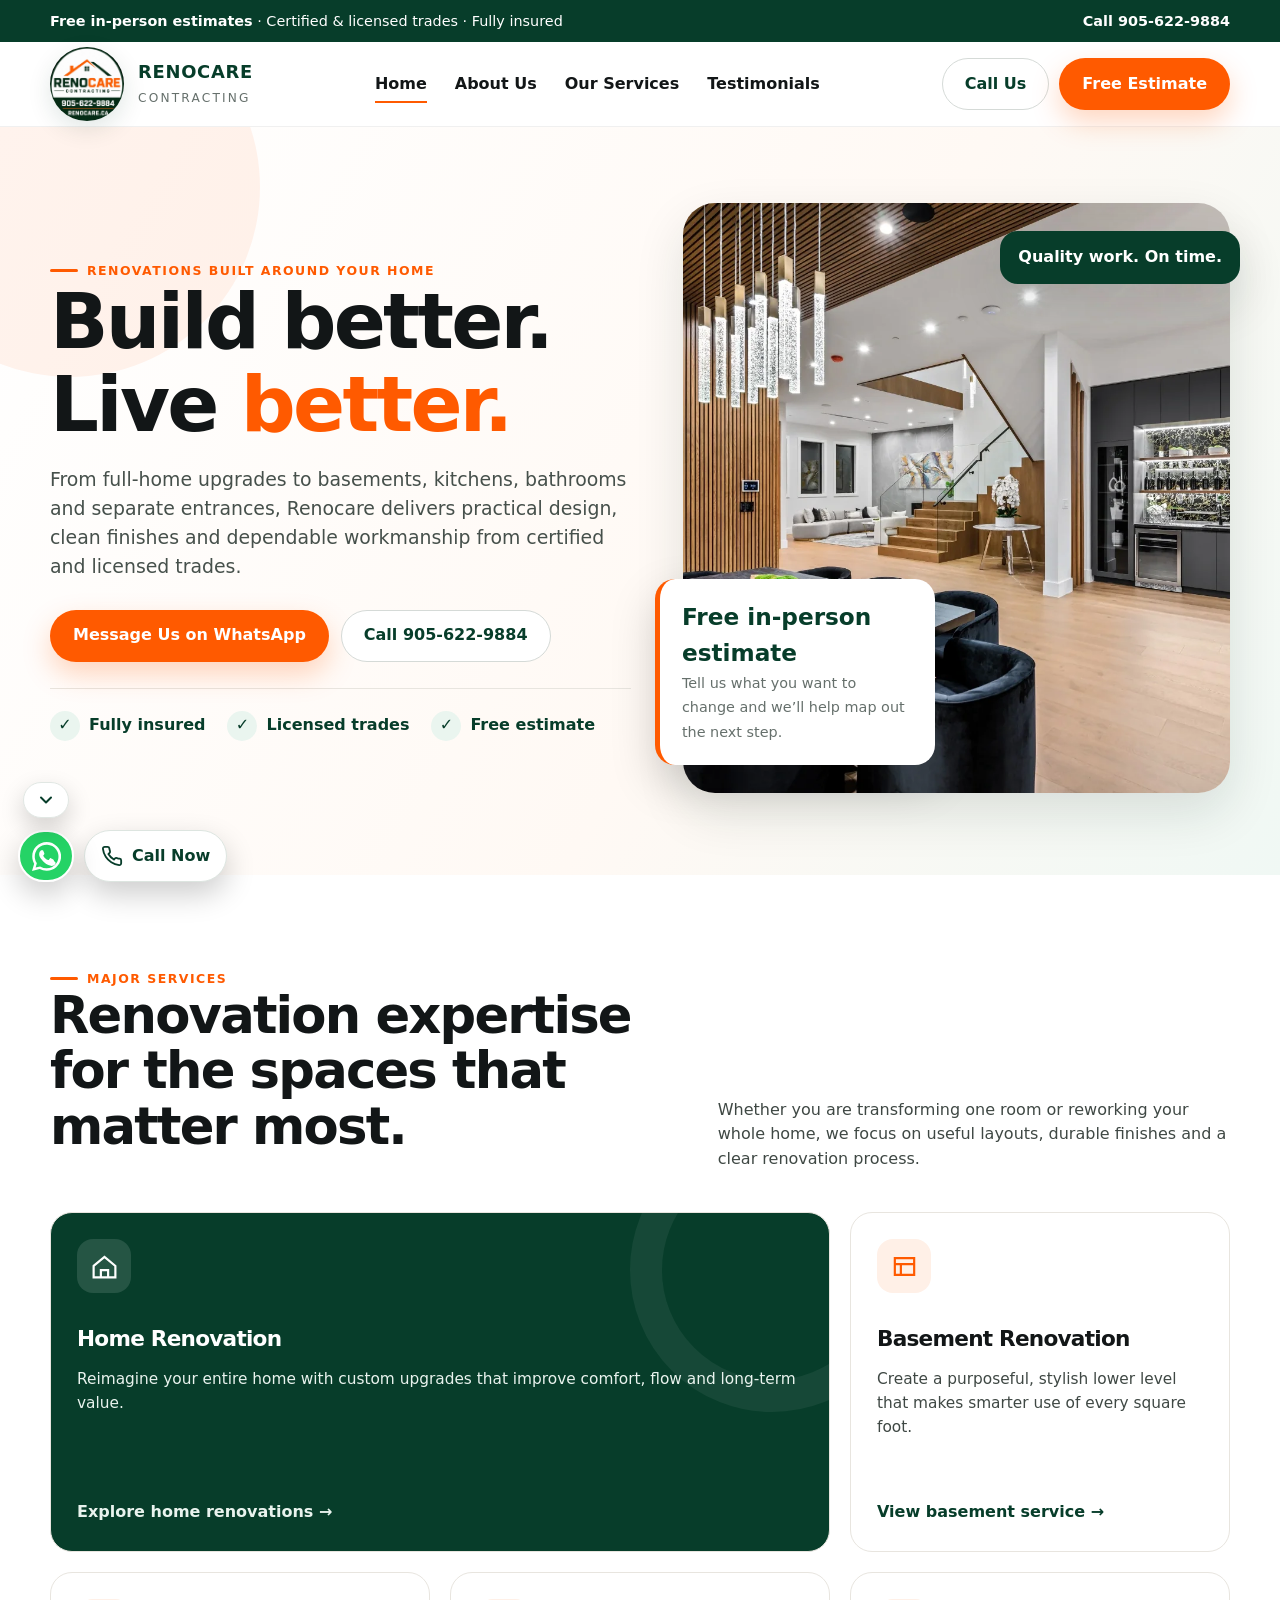
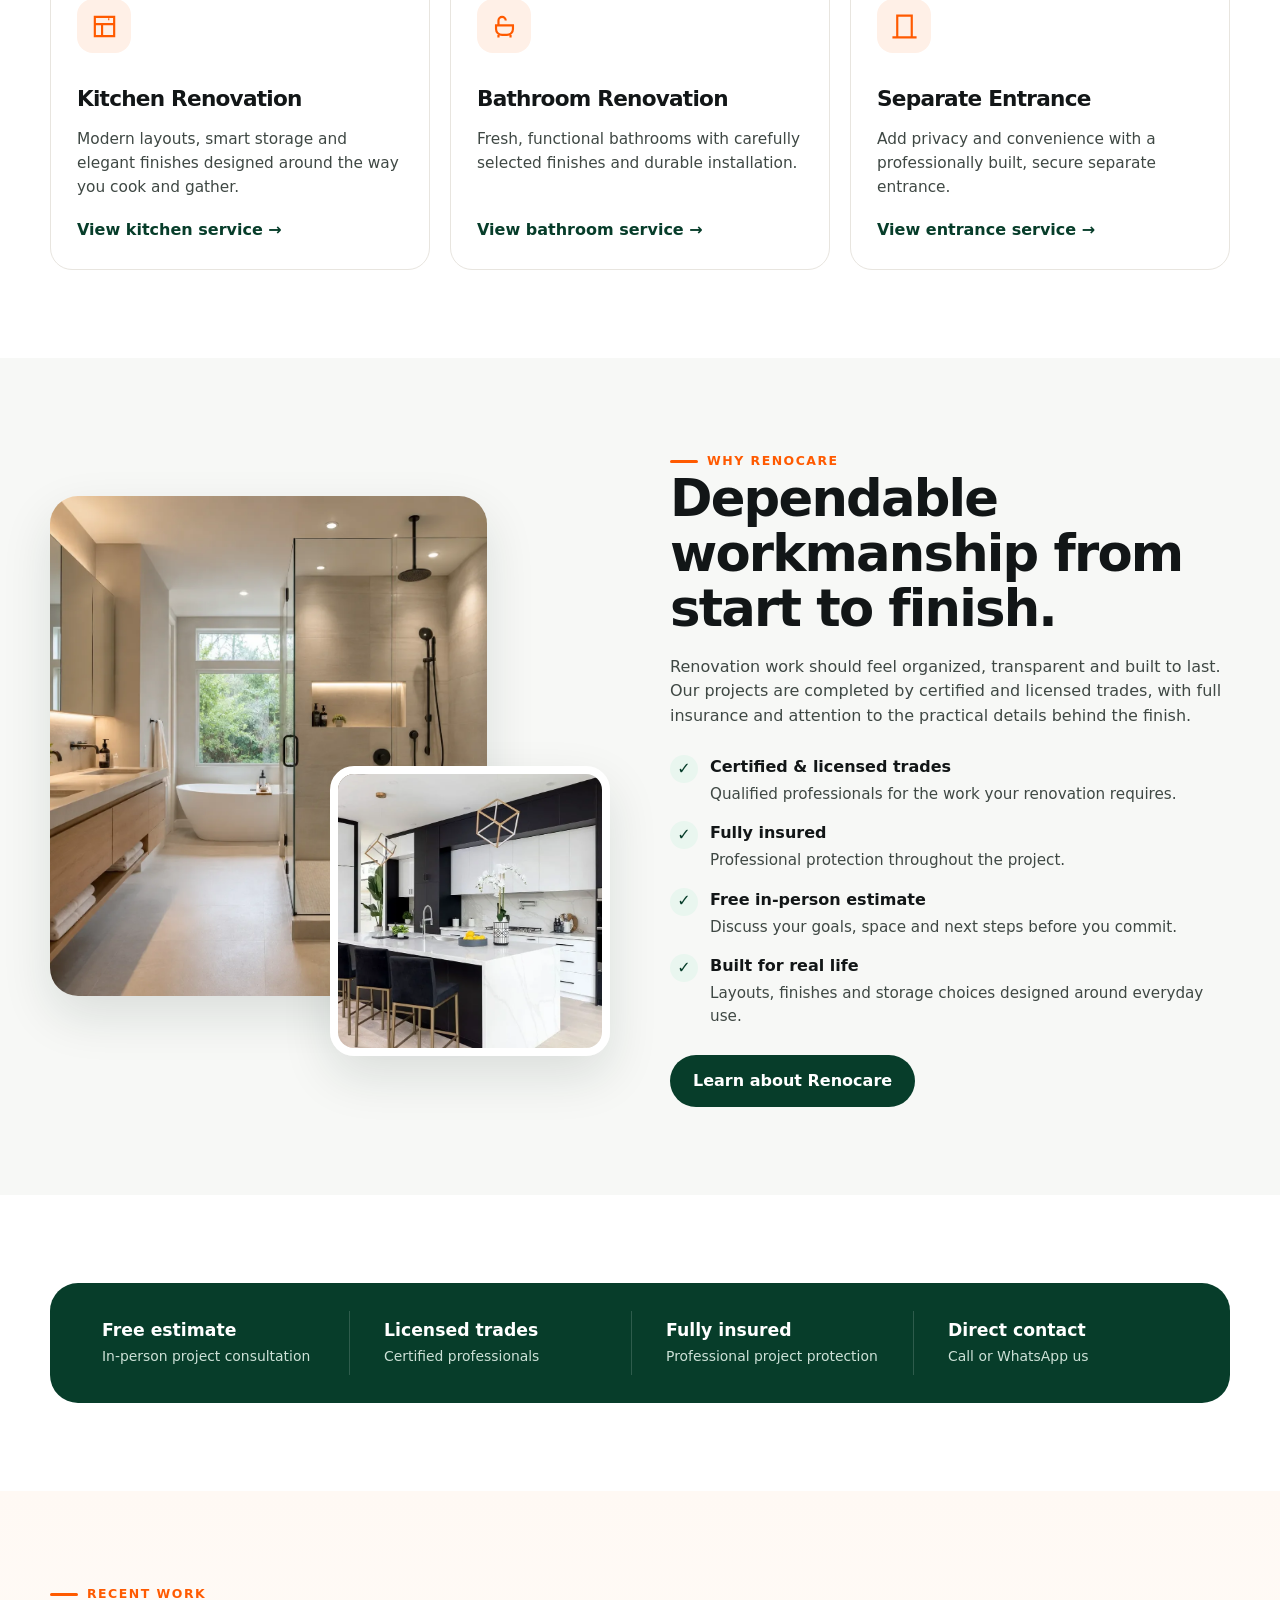
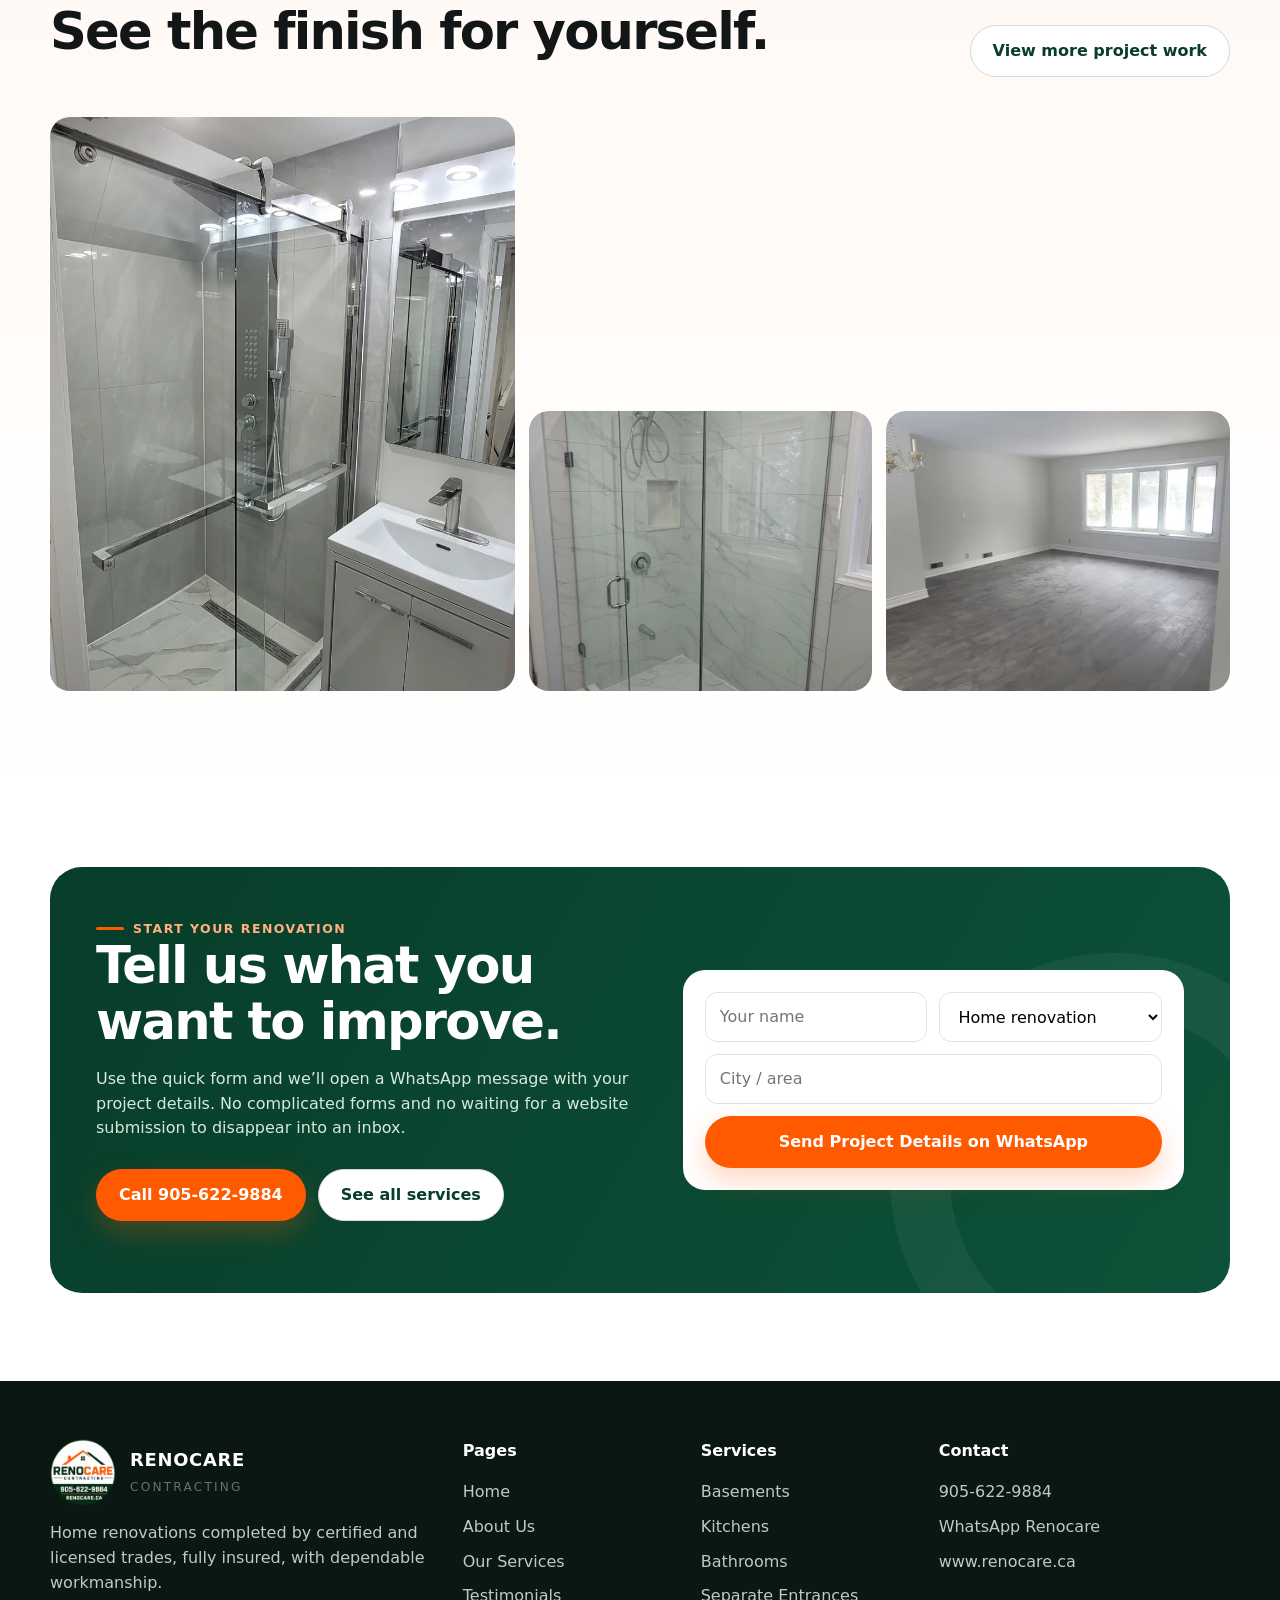
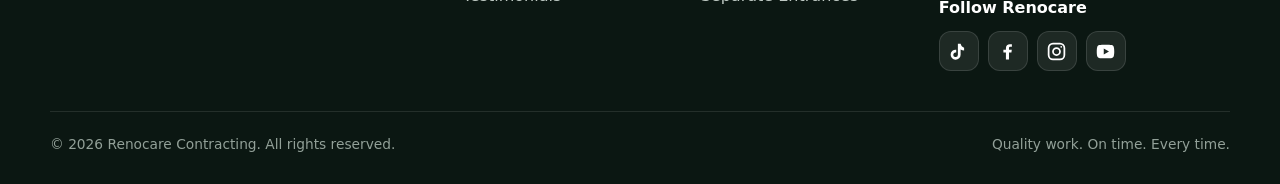
<file: index.html>
<!doctype html>
<html lang="en-CA">
<head>
  <meta charset="utf-8">
  <meta name="viewport" content="width=device-width,initial-scale=1">
  <title>Renocare Contracting | Home, Basement, Kitchen & Bathroom Renovations</title>
  <meta name="description" content="Renocare Contracting provides home, basement, kitchen and bathroom renovations plus separate entrances. Certified and licensed trades, fully insured, and free in-person estimates.">
  <link rel="canonical" href="https://www.renocare.ca/">
  <link rel="icon" type="image/png" sizes="32x32" href="/assets/favicon-32.png">
  <link rel="apple-touch-icon" href="/assets/favicon-180.png">
  <link rel="stylesheet" href="/styles.css">
  <meta property="og:title" content="Renocare Contracting | Renovations Built Right">
  <meta property="og:description" content="Home, basement, kitchen and bathroom renovations by certified and licensed trades. Free in-person estimate.">
  <meta property="og:type" content="website">
  <meta property="og:url" content="https://www.renocare.ca/">
  <meta property="og:image" content="https://www.renocare.ca/assets/showcase-home.webp">
  <script type="application/ld+json">{"@context":"https://schema.org","@type":"GeneralContractor","name":"Renocare Contracting","url":"https://www.renocare.ca/","telephone":"+1-905-622-9884","image":"https://www.renocare.ca/assets/logo.webp","sameAs":["https://www.tiktok.com/@renocare.ca","https://www.facebook.com/renocare365/","https://www.instagram.com/renocare365/","https://www.youtube.com/@renocarecanada/"],"makesOffer":[{"@type":"Offer","itemOffered":{"@type":"Service","name":"Home Renovation"}},{"@type":"Offer","itemOffered":{"@type":"Service","name":"Basement Renovation"}},{"@type":"Offer","itemOffered":{"@type":"Service","name":"Kitchen Renovation"}},{"@type":"Offer","itemOffered":{"@type":"Service","name":"Bathroom Renovation"}},{"@type":"Offer","itemOffered":{"@type":"Service","name":"Separate Entrance"}}]}</script>
</head>
<body>
  <div class="topbar"><div class="container"><p><strong>Free in-person estimates</strong> · Certified & licensed trades · Fully insured</p><a class="hide-mobile" href="tel:+19056229884">Call 905-622-9884</a></div></div>
  <header class="site-header">
    <div class="container nav">
      <a class="brand" href="/"><img src="/assets/logo.webp" alt="Renocare Contracting logo"><span class="brand-text"><strong>RENOCARE</strong><span>Contracting</span></span></a>
      <nav class="nav-links" aria-label="Main navigation"><a class="active" href="/">Home</a><a href="/about/">About Us</a><a href="/services/">Our Services</a><a href="/testimonials/">Testimonials</a></nav>
      <div class="nav-actions"><a class="btn btn-ghost" href="tel:+19056229884">Call Us</a><a class="btn btn-primary" href="https://wa.me/19056229884?text=Hi%20Renocare%2C%20I%27d%20like%20a%20free%20in-person%20estimate." target="_blank" rel="noopener">Free Estimate</a></div>
      <button class="menu-btn" aria-label="Open menu"><svg viewBox="0 0 24 24" fill="none" stroke="currentColor" stroke-width="2"><path d="M4 7h16M4 12h16M4 17h16"/></svg></button>
      <div class="mobile-menu"><a href="/">Home</a><a href="/about/">About Us</a><a href="/services/">Our Services</a><a href="/testimonials/">Testimonials</a><a href="tel:+19056229884">Call 905-622-9884</a></div>
    </div>
  </header>

  <main>
    <section class="hero">
      <div class="container hero-grid">
        <div class="hero-copy reveal">
          <span class="eyebrow">Renovations built around your home</span>
          <h1>Build better. Live <span>better.</span></h1>
          <p class="lead">From full-home upgrades to basements, kitchens, bathrooms and separate entrances, Renocare delivers practical design, clean finishes and dependable workmanship from certified and licensed trades.</p>
          <div class="hero-ctas">
            <a class="btn btn-primary" href="https://wa.me/19056229884?text=Hi%20Renocare%2C%20I%27d%20like%20to%20book%20a%20free%20in-person%20estimate." target="_blank" rel="noopener">Message Us on WhatsApp</a>
            <a class="btn btn-ghost" href="tel:+19056229884">Call 905-622-9884</a>
          </div>
          <div class="trust-row"><div class="trust-item"><span>✓</span>Fully insured</div><div class="trust-item"><span>✓</span>Licensed trades</div><div class="trust-item"><span>✓</span>Free estimate</div></div>
        </div>
        <div class="hero-media reveal">
          <img src="/assets/showcase-home.webp" alt="Modern open-concept home renovation inspiration" fetchpriority="high">
          <div class="badge">Quality work. On time.</div>
          <div class="offer-card"><strong>Free in-person estimate</strong><span>Tell us what you want to change and we’ll help map out the next step.</span></div>
        </div>
      </div>
    </section>

    <section class="section">
      <div class="container">
        <div class="section-head reveal"><div><span class="eyebrow">Major services</span><h2>Renovation expertise for the spaces that matter most.</h2></div><p>Whether you are transforming one room or reworking your whole home, we focus on useful layouts, durable finishes and a clear renovation process.</p></div>
        <div class="service-grid">
          <article class="service-card featured reveal"><div class="icon"><svg viewBox="0 0 24 24" fill="none" stroke="currentColor" stroke-width="1.8"><path d="M3 11.5 12 4l9 7.5V21H3z"/><path d="M9 21v-6h6v6"/></svg></div><h3>Home Renovation</h3><p>Reimagine your entire home with custom upgrades that improve comfort, flow and long-term value.</p><a href="/services/#home-renovation">Explore home renovations →</a></article>
          <article class="service-card reveal"><div class="icon"><svg viewBox="0 0 24 24" fill="none" stroke="currentColor" stroke-width="1.8"><path d="M4 5h16v14H4z"/><path d="M4 10h16M9 10v9"/></svg></div><h3>Basement Renovation</h3><p>Create a purposeful, stylish lower level that makes smarter use of every square foot.</p><a href="/services/#basement-renovation">View basement service →</a></article>
          <article class="service-card reveal"><div class="icon"><svg viewBox="0 0 24 24" fill="none" stroke="currentColor" stroke-width="1.8"><path d="M4 4h16v16H4z"/><path d="M4 10h16M10 10v10M15 6h1"/></svg></div><h3>Kitchen Renovation</h3><p>Modern layouts, smart storage and elegant finishes designed around the way you cook and gather.</p><a href="/services/#kitchen-renovation">View kitchen service →</a></article>
          <article class="service-card reveal"><div class="icon"><svg viewBox="0 0 24 24" fill="none" stroke="currentColor" stroke-width="1.8"><path d="M5 11h14v3a5 5 0 0 1-5 5h-4a5 5 0 0 1-5-5z"/><path d="M7 19v2M17 19v2M7 11V7a3 3 0 0 1 6 0"/></svg></div><h3>Bathroom Renovation</h3><p>Fresh, functional bathrooms with carefully selected finishes and durable installation.</p><a href="/services/#bathroom-renovation">View bathroom service →</a></article>
          <article class="service-card reveal"><div class="icon"><svg viewBox="0 0 24 24" fill="none" stroke="currentColor" stroke-width="1.8"><path d="M6 21V3h12v18"/><path d="M10 12h.01M2 21h20"/></svg></div><h3>Separate Entrance</h3><p>Add privacy and convenience with a professionally built, secure separate entrance.</p><a href="/services/#separate-entrance">View entrance service →</a></article>
        </div>
      </div>
    </section>

    <section class="section alt">
      <div class="container split">
        <div class="media-stack reveal"><img class="main" src="/assets/showcase-bathroom.webp" alt="Modern bathroom renovation inspiration with glass shower and freestanding tub" loading="lazy"><img class="small" src="/assets/showcase-kitchen-alt.webp" alt="Modern kitchen renovation inspiration" loading="lazy"></div>
        <div class="reveal"><span class="eyebrow">Why Renocare</span><h2>Dependable workmanship from start to finish.</h2><p>Renovation work should feel organized, transparent and built to last. Our projects are completed by certified and licensed trades, with full insurance and attention to the practical details behind the finish.</p>
          <div class="check-list">
            <div class="check"><i>✓</i><div><strong>Certified & licensed trades</strong><p>Qualified professionals for the work your renovation requires.</p></div></div>
            <div class="check"><i>✓</i><div><strong>Fully insured</strong><p>Professional protection throughout the project.</p></div></div>
            <div class="check"><i>✓</i><div><strong>Free in-person estimate</strong><p>Discuss your goals, space and next steps before you commit.</p></div></div>
            <div class="check"><i>✓</i><div><strong>Built for real life</strong><p>Layouts, finishes and storage choices designed around everyday use.</p></div></div>
          </div>
          <a class="btn btn-secondary" href="/about/">Learn about Renocare</a>
        </div>
      </div>
    </section>

    <section class="section">
      <div class="container">
        <div class="proof-bar reveal"><div class="proof"><strong>Free estimate</strong><span>In-person project consultation</span></div><div class="proof"><strong>Licensed trades</strong><span>Certified professionals</span></div><div class="proof"><strong>Fully insured</strong><span>Professional project protection</span></div><div class="proof"><strong>Direct contact</strong><span>Call or WhatsApp us</span></div></div>
      </div>
    </section>

    <section class="section orange-soft">
      <div class="container">
        <div class="section-head reveal"><div><span class="eyebrow">Recent work</span><h2>See the finish for yourself.</h2></div><a class="btn btn-ghost" href="/testimonials/">View more project work</a></div>
        <div class="gallery reveal"><img class="tall" src="/assets/bathroom-1.webp" alt="Glass shower renovation"><video class="wide" src="/assets/bathroom-walkthrough.mp4" autoplay muted loop playsinline aria-label="Renocare bathroom renovation walkthrough"></video><img src="/assets/bathroom-2.webp" alt="Renovated glass shower"><img src="/assets/home-reno.webp" alt="Renovated interior room"></div>
      </div>
    </section>

    <section class="section">
      <div class="container cta-panel reveal">
        <div><span class="eyebrow" style="color:#ffb180">Start your renovation</span><h2>Tell us what you want to improve.</h2><p>Use the quick form and we’ll open a WhatsApp message with your project details. No complicated forms and no waiting for a website submission to disappear into an inbox.</p><div class="hero-ctas"><a class="btn btn-primary" href="tel:+19056229884">Call 905-622-9884</a><a class="btn btn-ghost" href="/services/">See all services</a></div></div>
        <form class="estimate-form" data-whatsapp-form><input name="name" aria-label="Your name" placeholder="Your name" required><select name="project" aria-label="Project type"><option value="home renovation">Home renovation</option><option value="basement renovation">Basement renovation</option><option value="kitchen renovation">Kitchen renovation</option><option value="bathroom renovation">Bathroom renovation</option><option value="separate entrance">Separate entrance</option></select><input class="full" name="city" aria-label="City" placeholder="City / area"><button class="btn btn-primary full" type="submit">Send Project Details on WhatsApp</button></form>
      </div>
    </section>
  </main>

  <footer class="footer"><div class="container"><div class="footer-grid"><div><a class="brand" href="/"><img src="/assets/logo.webp" alt="Renocare Contracting"><span class="brand-text"><strong style="color:white">RENOCARE</strong><span>Contracting</span></span></a><p style="margin-top:16px">Home renovations completed by certified and licensed trades, fully insured, with dependable workmanship.</p></div><div><h4>Pages</h4><div class="footer-list"><a href="/">Home</a><a href="/about/">About Us</a><a href="/services/">Our Services</a><a href="/testimonials/">Testimonials</a></div></div><div><h4>Services</h4><div class="footer-list"><a href="/services/#basement-renovation">Basements</a><a href="/services/#kitchen-renovation">Kitchens</a><a href="/services/#bathroom-renovation">Bathrooms</a><a href="/services/#separate-entrance">Separate Entrances</a></div></div><div><h4>Contact</h4><div class="footer-list"><a href="tel:+19056229884">905-622-9884</a><a href="https://wa.me/19056229884" target="_blank" rel="noopener">WhatsApp Renocare</a><a href="https://www.renocare.ca">www.renocare.ca</a></div><div class="footer-social"><h4>Follow Renocare</h4><div class="social-links">
<a class="social-link" href="https://www.tiktok.com/@renocare.ca" target="_blank" rel="noopener noreferrer" aria-label="Renocare on TikTok" title="TikTok"><svg viewBox="0 0 24 24" aria-hidden="true"><path d="M14.4 3.2c.5 2.1 1.8 3.7 4 4.5v3.2a9 9 0 0 1-4-1.3v6a5.7 5.7 0 1 1-5-5.6v3.2a2.6 2.6 0 1 0 1.9 2.5V3.2h3.1Z"/></svg></a>
<a class="social-link" href="https://www.facebook.com/renocare365/" target="_blank" rel="noopener noreferrer" aria-label="Renocare on Facebook" title="Facebook"><svg viewBox="0 0 24 24" aria-hidden="true"><path d="M13.7 21v-8h2.8l.4-3h-3.2V8.1c0-.9.3-1.6 1.7-1.6H17V3.8c-.7-.1-1.5-.2-2.3-.2-2.7 0-4.5 1.6-4.5 4.6V10H7.3v3h2.9v8h3.5Z"/></svg></a>
<a class="social-link" href="https://www.instagram.com/renocare365/" target="_blank" rel="noopener noreferrer" aria-label="Renocare on Instagram" title="Instagram"><svg viewBox="0 0 24 24" aria-hidden="true" fill="none" stroke="currentColor" stroke-width="2"><rect x="3" y="3" width="18" height="18" rx="5"/><circle cx="12" cy="12" r="4"/><circle cx="17.4" cy="6.6" r="1" fill="currentColor" stroke="none"/></svg></a>
<a class="social-link" href="https://www.youtube.com/@renocarecanada/" target="_blank" rel="noopener noreferrer" aria-label="Renocare on YouTube" title="YouTube"><svg viewBox="0 0 24 24" aria-hidden="true"><path d="M22 12c0-2.3-.2-4-.5-5-.3-1.1-1.2-2-2.3-2.3C17.6 4.2 12 4.2 12 4.2s-5.6 0-7.2.5C3.7 5 2.8 5.9 2.5 7 2.2 8 2 9.7 2 12s.2 4 .5 5c.3 1.1 1.2 2 2.3 2.3 1.6.5 7.2.5 7.2.5s5.6 0 7.2-.5c1.1-.3 2-1.2 2.3-2.3.3-1 .5-2.7.5-5Zm-12 3.4V8.6l6 3.4-6 3.4Z"/></svg></a>
</div></div></div></div><div class="footer-bottom"><span>© <span id="year">2026</span> Renocare Contracting. All rights reserved.</span><span>Quality work. On time. Every time.</span></div></div></footer>

  <div class="float-actions"><div class="float-social-wrap"><button class="social-toggle" type="button" aria-expanded="false" aria-label="Show Renocare social media links" title="Follow Renocare">
<svg viewBox="0 0 24 24" fill="none" stroke="currentColor" stroke-width="2.4" stroke-linecap="round" stroke-linejoin="round" aria-hidden="true"><path d="m6 9 6 6 6-6"/></svg>
</button>
<div class="social-flyout" aria-label="Renocare social media">
<a class="social-flyout-link social-tiktok" href="https://www.tiktok.com/@renocare.ca" target="_blank" rel="noopener noreferrer" aria-label="Renocare on TikTok" title="TikTok" data-label="TikTok"><svg viewBox="0 0 24 24" aria-hidden="true"><path d="M14.4 3.2c.5 2.1 1.8 3.7 4 4.5v3.2a9 9 0 0 1-4-1.3v6a5.7 5.7 0 1 1-5-5.6v3.2a2.6 2.6 0 1 0 1.9 2.5V3.2h3.1Z"/></svg></a>
<a class="social-flyout-link social-youtube" href="https://www.youtube.com/@renocarecanada/" target="_blank" rel="noopener noreferrer" aria-label="Renocare on YouTube" title="YouTube" data-label="YouTube"><svg viewBox="0 0 24 24" aria-hidden="true"><path d="M22 12c0-2.3-.2-4-.5-5-.3-1.1-1.2-2-2.3-2.3C17.6 4.2 12 4.2 12 4.2s-5.6 0-7.2.5C3.7 5 2.8 5.9 2.5 7 2.2 8 2 9.7 2 12s.2 4 .5 5c.3 1.1 1.2 2 2.3 2.3 1.6.5 7.2.5 7.2.5s5.6 0 7.2-.5c1.1-.3 2-1.2 2.3-2.3.3-1 .5-2.7.5-5Zm-12 3.4V8.6l6 3.4-6 3.4Z"/></svg></a>
<a class="social-flyout-link social-instagram" href="https://www.instagram.com/renocare365/" target="_blank" rel="noopener noreferrer" aria-label="Renocare on Instagram" title="Instagram" data-label="Instagram"><svg viewBox="0 0 24 24" aria-hidden="true" fill="none" stroke="currentColor" stroke-width="2"><rect x="3" y="3" width="18" height="18" rx="5"/><circle cx="12" cy="12" r="4"/><circle cx="17.4" cy="6.6" r="1" fill="currentColor" stroke="none"/></svg></a>
<a class="social-flyout-link social-facebook" href="https://www.facebook.com/renocare365/" target="_blank" rel="noopener noreferrer" aria-label="Renocare on Facebook" title="Facebook" data-label="Facebook"><svg viewBox="0 0 24 24" aria-hidden="true"><path d="M13.7 21v-8h2.8l.4-3h-3.2V8.1c0-.9.3-1.6 1.7-1.6H17V3.8c-.7-.1-1.5-.2-2.3-.2-2.7 0-4.5 1.6-4.5 4.6V10H7.3v3h2.9v8h3.5Z"/></svg></a>
</div><a class="float-btn float-whatsapp" aria-label="Message Renocare on WhatsApp" title="Message us on WhatsApp" href="https://wa.me/19056229884?text=Hi%20Renocare%2C%20I%27d%20like%20a%20free%20in-person%20estimate." target="_blank" rel="noopener"><svg viewBox="0 0 24 24" fill="currentColor" aria-hidden="true"><path d="M20.5 3.5A11.8 11.8 0 0 0 12.1 0C5.5 0 .2 5.3.2 11.9c0 2.1.6 4.2 1.6 6L0 24l6.3-1.7a12 12 0 0 0 5.8 1.5h.1c6.6 0 11.9-5.3 11.9-11.9 0-3.2-1.3-6.2-3.6-8.4ZM12.2 21.8h-.1a9.9 9.9 0 0 1-5-1.4l-.4-.2-3.7 1 1-3.6-.2-.4a9.8 9.8 0 1 1 8.4 4.6Zm5.4-7.4c-.3-.1-1.8-.9-2.1-1-.3-.1-.5-.1-.7.2-.2.3-.8 1-.9 1.2-.2.2-.3.2-.6.1-1.7-.8-2.8-1.5-3.9-3.4-.3-.5.3-.5.8-1.6.1-.2 0-.4 0-.6l-.9-2.1c-.2-.5-.5-.4-.7-.4H8c-.2 0-.6.1-.9.4-.3.3-1.2 1.2-1.2 2.9s1.2 3.3 1.4 3.6c.2.2 2.4 3.7 5.8 5.2 2.2 1 3.1 1 4.2.8.7-.1 1.8-.7 2-1.4.3-.7.3-1.3.2-1.4-.1-.1-.3-.2-.6-.3Z"/></svg></a></div><a class="float-btn float-call" aria-label="Call Renocare at 905-622-9884" href="tel:+19056229884"><svg viewBox="0 0 24 24" fill="none" stroke="currentColor" stroke-width="2" aria-hidden="true"><path d="M22 16.9v3a2 2 0 0 1-2.2 2 19.8 19.8 0 0 1-8.6-3.1 19.5 19.5 0 0 1-6-6A19.8 19.8 0 0 1 2.1 4.2 2 2 0 0 1 4.1 2h3a2 2 0 0 1 2 1.7c.1 1 .4 2 .7 2.9a2 2 0 0 1-.5 2.1L8.1 9.9a16 16 0 0 0 6 6l1.2-1.2a2 2 0 0 1 2.1-.5c.9.3 1.9.6 2.9.7A2 2 0 0 1 22 16.9Z"/></svg><span class="desktop-label">Call Now</span><span class="mobile-only">Call</span></a></div>
  <script src="/script.js" defer></script>
</body>
</html>
</file>
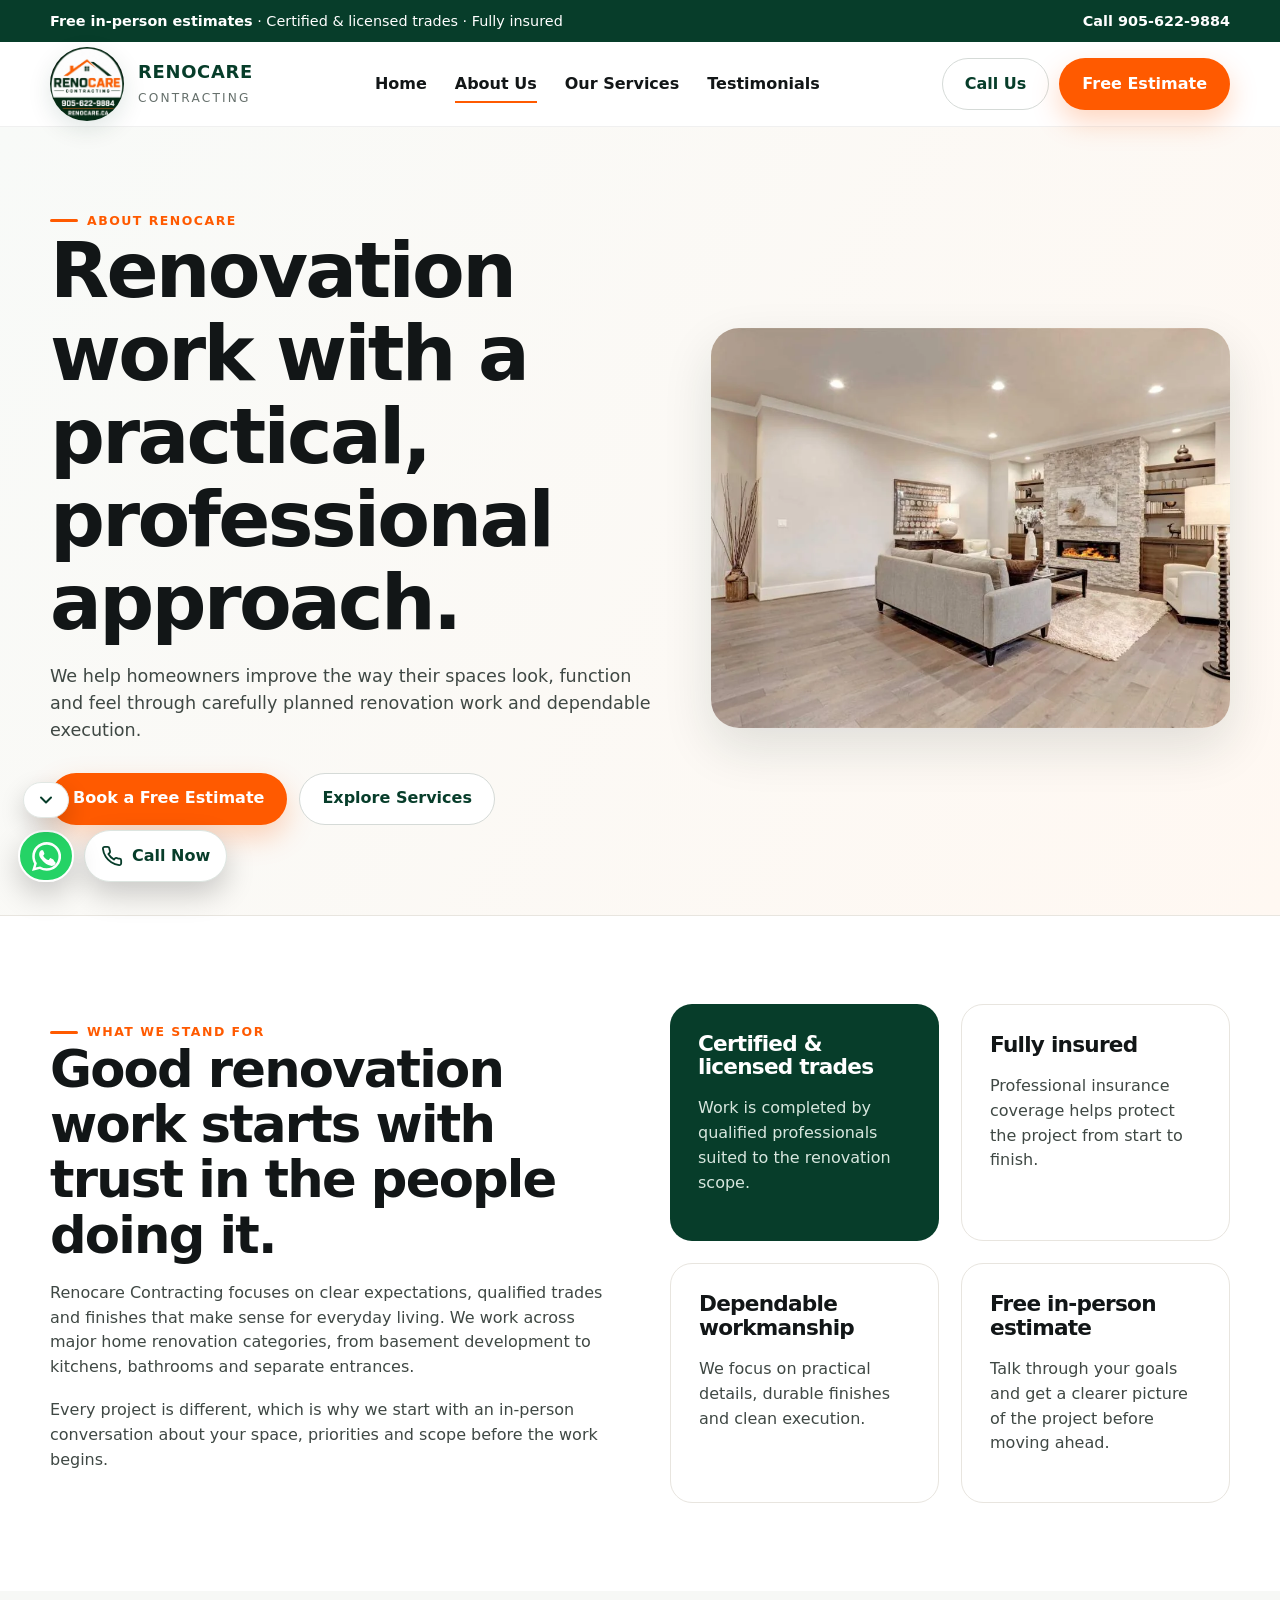
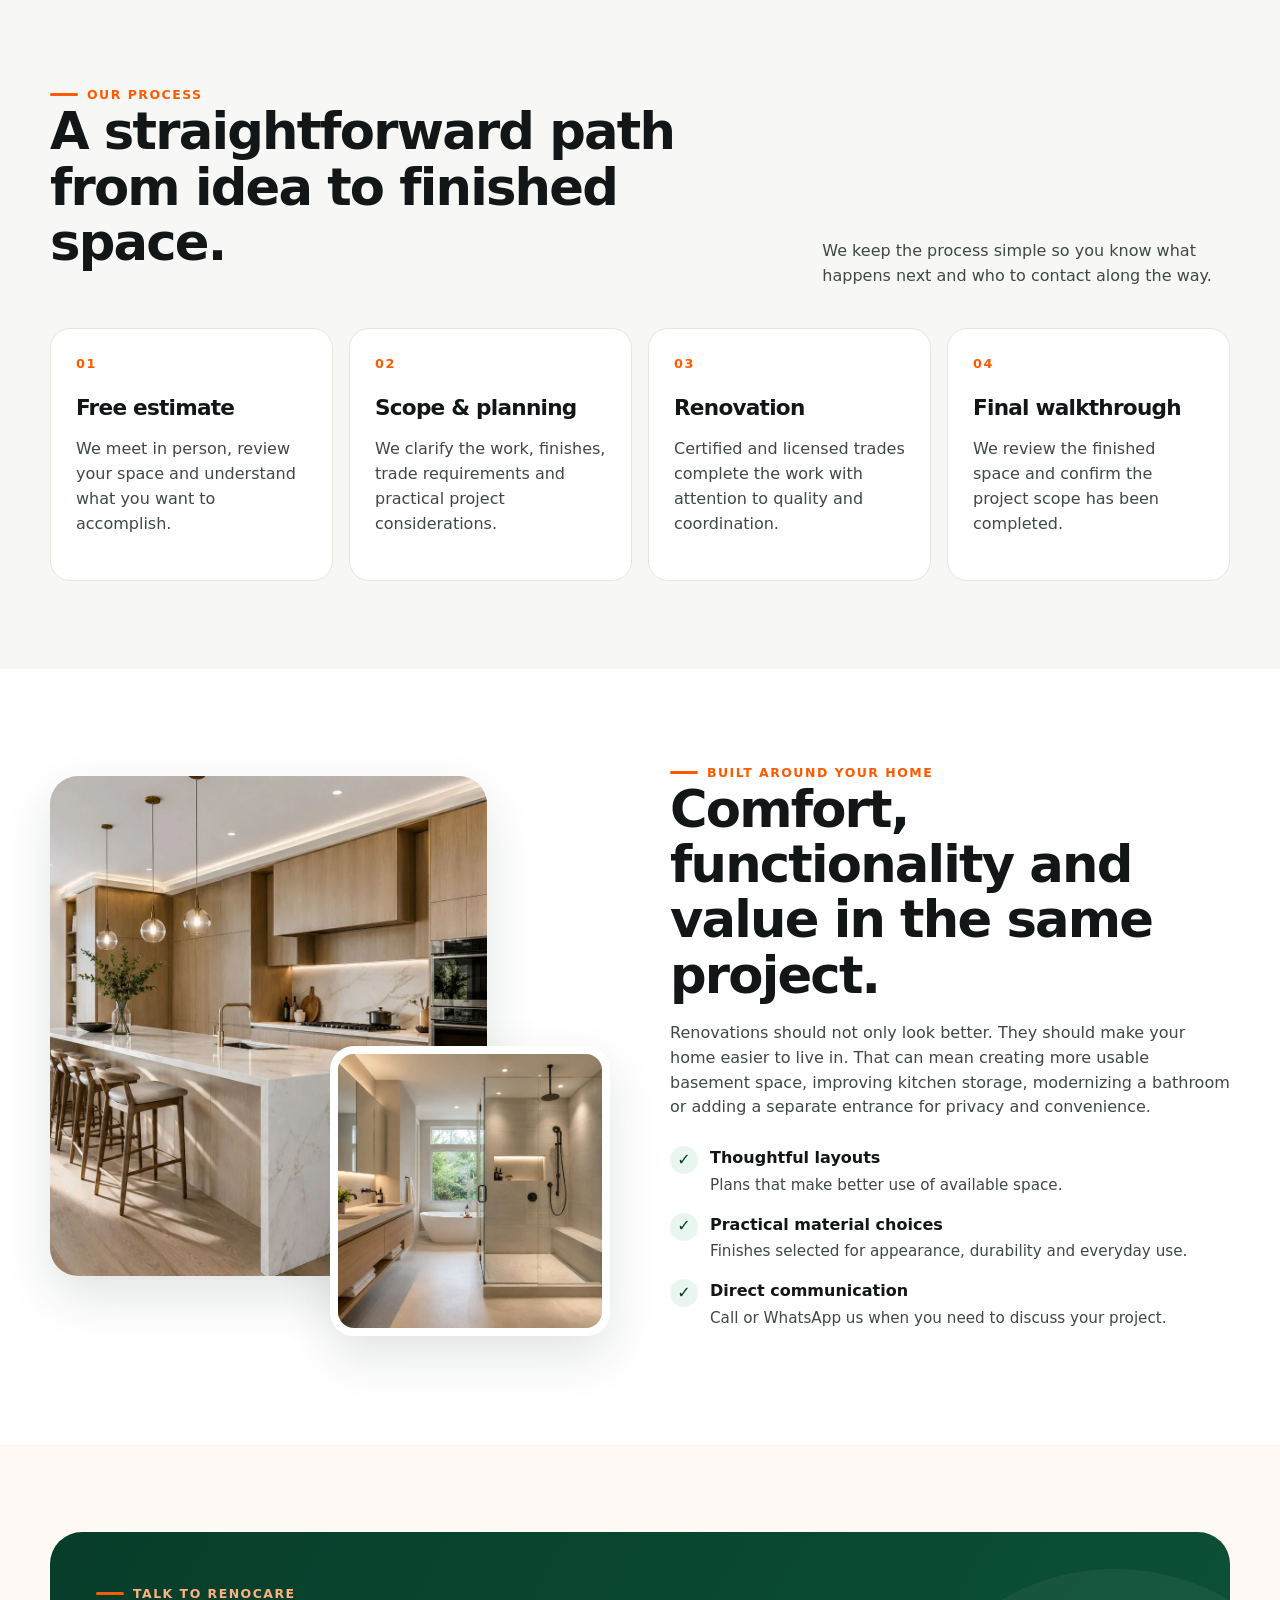
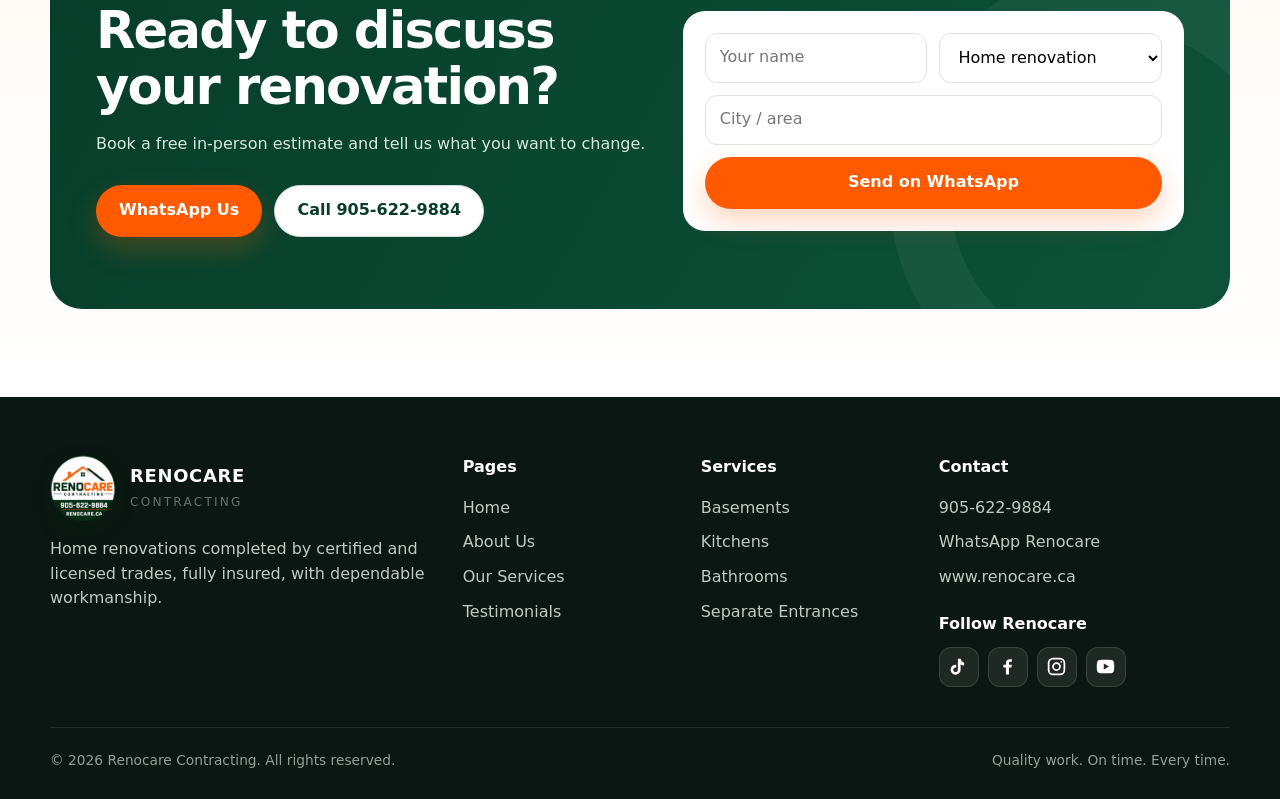
<file: about/index.html>
<!doctype html>
<html lang="en-CA">
<head>
  <meta charset="utf-8"><meta name="viewport" content="width=device-width,initial-scale=1">
  <title>About Renocare Contracting | Renovation Professionals</title>
  <meta name="description" content="Learn about Renocare Contracting, our renovation process and our commitment to licensed trades, full insurance and dependable workmanship.">
  <link rel="canonical" href="https://www.renocare.ca/about/"><link rel="icon" type="image/png" sizes="32x32" href="/assets/favicon-32.png"><link rel="apple-touch-icon" href="/assets/favicon-180.png"><link rel="stylesheet" href="/styles.css">
</head>
<body>
  <div class="topbar"><div class="container"><p><strong>Free in-person estimates</strong> · Certified & licensed trades · Fully insured</p><a class="hide-mobile" href="tel:+19056229884">Call 905-622-9884</a></div></div>
  <header class="site-header"><div class="container nav"><a class="brand" href="/"><img src="/assets/logo.webp" alt="Renocare Contracting logo"><span class="brand-text"><strong>RENOCARE</strong><span>Contracting</span></span></a><nav class="nav-links"><a href="/">Home</a><a class="active" href="/about/">About Us</a><a href="/services/">Our Services</a><a href="/testimonials/">Testimonials</a></nav><div class="nav-actions"><a class="btn btn-ghost" href="tel:+19056229884">Call Us</a><a class="btn btn-primary" href="https://wa.me/19056229884?text=Hi%20Renocare%2C%20I%27d%20like%20a%20free%20in-person%20estimate." target="_blank" rel="noopener">Free Estimate</a></div><button class="menu-btn" aria-label="Open menu"><svg viewBox="0 0 24 24" fill="none" stroke="currentColor" stroke-width="2"><path d="M4 7h16M4 12h16M4 17h16"/></svg></button><div class="mobile-menu"><a href="/">Home</a><a href="/about/">About Us</a><a href="/services/">Our Services</a><a href="/testimonials/">Testimonials</a><a href="tel:+19056229884">Call 905-622-9884</a></div></div></header>

  <main>
    <section class="page-hero"><div class="container"><div class="reveal"><span class="eyebrow">About Renocare</span><h1>Renovation work with a practical, professional approach.</h1><p>We help homeowners improve the way their spaces look, function and feel through carefully planned renovation work and dependable execution.</p><div class="hero-ctas"><a class="btn btn-primary" href="https://wa.me/19056229884?text=Hi%20Renocare%2C%20I%27d%20like%20a%20free%20in-person%20estimate." target="_blank" rel="noopener">Book a Free Estimate</a><a class="btn btn-ghost" href="/services/">Explore Services</a></div></div><img class="reveal" src="/assets/showcase-home-alt.webp" alt="Finished open-concept interior renovation inspiration"></div></section>

    <section class="section"><div class="container split"><div class="reveal"><span class="eyebrow">What we stand for</span><h2>Good renovation work starts with trust in the people doing it.</h2><p>Renocare Contracting focuses on clear expectations, qualified trades and finishes that make sense for everyday living. We work across major home renovation categories, from basement development to kitchens, bathrooms and separate entrances.</p><p>Every project is different, which is why we start with an in-person conversation about your space, priorities and scope before the work begins.</p></div><div class="about-grid reveal"><div class="about-card dark"><h3>Certified & licensed trades</h3><p>Work is completed by qualified professionals suited to the renovation scope.</p></div><div class="about-card"><h3>Fully insured</h3><p>Professional insurance coverage helps protect the project from start to finish.</p></div><div class="about-card"><h3>Dependable workmanship</h3><p>We focus on practical details, durable finishes and clean execution.</p></div><div class="about-card"><h3>Free in-person estimate</h3><p>Talk through your goals and get a clearer picture of the project before moving ahead.</p></div></div></div></section>

    <section class="section alt"><div class="container"><div class="section-head reveal"><div><span class="eyebrow">Our process</span><h2>A straightforward path from idea to finished space.</h2></div><p>We keep the process simple so you know what happens next and who to contact along the way.</p></div><div class="timeline"><div class="step reveal"><h3>Free estimate</h3><p>We meet in person, review your space and understand what you want to accomplish.</p></div><div class="step reveal"><h3>Scope & planning</h3><p>We clarify the work, finishes, trade requirements and practical project considerations.</p></div><div class="step reveal"><h3>Renovation</h3><p>Certified and licensed trades complete the work with attention to quality and coordination.</p></div><div class="step reveal"><h3>Final walkthrough</h3><p>We review the finished space and confirm the project scope has been completed.</p></div></div></div></section>

    <section class="section"><div class="container split"><div class="media-stack reveal"><img class="main" src="/assets/showcase-kitchen.webp" alt="Modern kitchen renovation inspiration"><img class="small" src="/assets/showcase-bathroom.webp" alt="Modern bathroom renovation inspiration"></div><div class="reveal"><span class="eyebrow">Built around your home</span><h2>Comfort, functionality and value in the same project.</h2><p>Renovations should not only look better. They should make your home easier to live in. That can mean creating more usable basement space, improving kitchen storage, modernizing a bathroom or adding a separate entrance for privacy and convenience.</p><div class="check-list"><div class="check"><i>✓</i><div><strong>Thoughtful layouts</strong><p>Plans that make better use of available space.</p></div></div><div class="check"><i>✓</i><div><strong>Practical material choices</strong><p>Finishes selected for appearance, durability and everyday use.</p></div></div><div class="check"><i>✓</i><div><strong>Direct communication</strong><p>Call or WhatsApp us when you need to discuss your project.</p></div></div></div></div></div></section>

    <section class="section orange-soft"><div class="container cta-panel reveal"><div><span class="eyebrow" style="color:#ffb180">Talk to Renocare</span><h2>Ready to discuss your renovation?</h2><p>Book a free in-person estimate and tell us what you want to change.</p><div class="hero-ctas"><a class="btn btn-primary" href="https://wa.me/19056229884?text=Hi%20Renocare%2C%20I%27d%20like%20to%20book%20a%20free%20in-person%20estimate." target="_blank" rel="noopener">WhatsApp Us</a><a class="btn btn-ghost" href="tel:+19056229884">Call 905-622-9884</a></div></div><form class="estimate-form" data-whatsapp-form><input name="name" placeholder="Your name" required><select name="project"><option value="home renovation">Home renovation</option><option value="basement renovation">Basement renovation</option><option value="kitchen renovation">Kitchen renovation</option><option value="bathroom renovation">Bathroom renovation</option><option value="separate entrance">Separate entrance</option></select><input class="full" name="city" placeholder="City / area"><button class="btn btn-primary full">Send on WhatsApp</button></form></div></section>
  </main>

  <footer class="footer"><div class="container"><div class="footer-grid"><div><a class="brand" href="/"><img src="/assets/logo.webp" alt="Renocare Contracting"><span class="brand-text"><strong style="color:white">RENOCARE</strong><span>Contracting</span></span></a><p style="margin-top:16px">Home renovations completed by certified and licensed trades, fully insured, with dependable workmanship.</p></div><div><h4>Pages</h4><div class="footer-list"><a href="/">Home</a><a href="/about/">About Us</a><a href="/services/">Our Services</a><a href="/testimonials/">Testimonials</a></div></div><div><h4>Services</h4><div class="footer-list"><a href="/services/#basement-renovation">Basements</a><a href="/services/#kitchen-renovation">Kitchens</a><a href="/services/#bathroom-renovation">Bathrooms</a><a href="/services/#separate-entrance">Separate Entrances</a></div></div><div><h4>Contact</h4><div class="footer-list"><a href="tel:+19056229884">905-622-9884</a><a href="https://wa.me/19056229884" target="_blank" rel="noopener">WhatsApp Renocare</a><a href="https://www.renocare.ca">www.renocare.ca</a></div><div class="footer-social"><h4>Follow Renocare</h4><div class="social-links">
<a class="social-link" href="https://www.tiktok.com/@renocare.ca" target="_blank" rel="noopener noreferrer" aria-label="Renocare on TikTok" title="TikTok"><svg viewBox="0 0 24 24" aria-hidden="true"><path d="M14.4 3.2c.5 2.1 1.8 3.7 4 4.5v3.2a9 9 0 0 1-4-1.3v6a5.7 5.7 0 1 1-5-5.6v3.2a2.6 2.6 0 1 0 1.9 2.5V3.2h3.1Z"/></svg></a>
<a class="social-link" href="https://www.facebook.com/renocare365/" target="_blank" rel="noopener noreferrer" aria-label="Renocare on Facebook" title="Facebook"><svg viewBox="0 0 24 24" aria-hidden="true"><path d="M13.7 21v-8h2.8l.4-3h-3.2V8.1c0-.9.3-1.6 1.7-1.6H17V3.8c-.7-.1-1.5-.2-2.3-.2-2.7 0-4.5 1.6-4.5 4.6V10H7.3v3h2.9v8h3.5Z"/></svg></a>
<a class="social-link" href="https://www.instagram.com/renocare365/" target="_blank" rel="noopener noreferrer" aria-label="Renocare on Instagram" title="Instagram"><svg viewBox="0 0 24 24" aria-hidden="true" fill="none" stroke="currentColor" stroke-width="2"><rect x="3" y="3" width="18" height="18" rx="5"/><circle cx="12" cy="12" r="4"/><circle cx="17.4" cy="6.6" r="1" fill="currentColor" stroke="none"/></svg></a>
<a class="social-link" href="https://www.youtube.com/@renocarecanada/" target="_blank" rel="noopener noreferrer" aria-label="Renocare on YouTube" title="YouTube"><svg viewBox="0 0 24 24" aria-hidden="true"><path d="M22 12c0-2.3-.2-4-.5-5-.3-1.1-1.2-2-2.3-2.3C17.6 4.2 12 4.2 12 4.2s-5.6 0-7.2.5C3.7 5 2.8 5.9 2.5 7 2.2 8 2 9.7 2 12s.2 4 .5 5c.3 1.1 1.2 2 2.3 2.3 1.6.5 7.2.5 7.2.5s5.6 0 7.2-.5c1.1-.3 2-1.2 2.3-2.3.3-1 .5-2.7.5-5Zm-12 3.4V8.6l6 3.4-6 3.4Z"/></svg></a>
</div></div></div></div><div class="footer-bottom"><span>© 2026 Renocare Contracting. All rights reserved.</span><span>Quality work. On time. Every time.</span></div></div></footer>

  <div class="float-actions"><div class="float-social-wrap"><button class="social-toggle" type="button" aria-expanded="false" aria-label="Show Renocare social media links" title="Follow Renocare">
<svg viewBox="0 0 24 24" fill="none" stroke="currentColor" stroke-width="2.4" stroke-linecap="round" stroke-linejoin="round" aria-hidden="true"><path d="m6 9 6 6 6-6"/></svg>
</button>
<div class="social-flyout" aria-label="Renocare social media">
<a class="social-flyout-link social-tiktok" href="https://www.tiktok.com/@renocare.ca" target="_blank" rel="noopener noreferrer" aria-label="Renocare on TikTok" title="TikTok" data-label="TikTok"><svg viewBox="0 0 24 24" aria-hidden="true"><path d="M14.4 3.2c.5 2.1 1.8 3.7 4 4.5v3.2a9 9 0 0 1-4-1.3v6a5.7 5.7 0 1 1-5-5.6v3.2a2.6 2.6 0 1 0 1.9 2.5V3.2h3.1Z"/></svg></a>
<a class="social-flyout-link social-youtube" href="https://www.youtube.com/@renocarecanada/" target="_blank" rel="noopener noreferrer" aria-label="Renocare on YouTube" title="YouTube" data-label="YouTube"><svg viewBox="0 0 24 24" aria-hidden="true"><path d="M22 12c0-2.3-.2-4-.5-5-.3-1.1-1.2-2-2.3-2.3C17.6 4.2 12 4.2 12 4.2s-5.6 0-7.2.5C3.7 5 2.8 5.9 2.5 7 2.2 8 2 9.7 2 12s.2 4 .5 5c.3 1.1 1.2 2 2.3 2.3 1.6.5 7.2.5 7.2.5s5.6 0 7.2-.5c1.1-.3 2-1.2 2.3-2.3.3-1 .5-2.7.5-5Zm-12 3.4V8.6l6 3.4-6 3.4Z"/></svg></a>
<a class="social-flyout-link social-instagram" href="https://www.instagram.com/renocare365/" target="_blank" rel="noopener noreferrer" aria-label="Renocare on Instagram" title="Instagram" data-label="Instagram"><svg viewBox="0 0 24 24" aria-hidden="true" fill="none" stroke="currentColor" stroke-width="2"><rect x="3" y="3" width="18" height="18" rx="5"/><circle cx="12" cy="12" r="4"/><circle cx="17.4" cy="6.6" r="1" fill="currentColor" stroke="none"/></svg></a>
<a class="social-flyout-link social-facebook" href="https://www.facebook.com/renocare365/" target="_blank" rel="noopener noreferrer" aria-label="Renocare on Facebook" title="Facebook" data-label="Facebook"><svg viewBox="0 0 24 24" aria-hidden="true"><path d="M13.7 21v-8h2.8l.4-3h-3.2V8.1c0-.9.3-1.6 1.7-1.6H17V3.8c-.7-.1-1.5-.2-2.3-.2-2.7 0-4.5 1.6-4.5 4.6V10H7.3v3h2.9v8h3.5Z"/></svg></a>
</div><a class="float-btn float-whatsapp" aria-label="Message Renocare on WhatsApp" title="Message us on WhatsApp" href="https://wa.me/19056229884?text=Hi%20Renocare%2C%20I%27d%20like%20a%20free%20in-person%20estimate." target="_blank" rel="noopener"><svg viewBox="0 0 24 24" fill="currentColor" aria-hidden="true"><path d="M20.5 3.5A11.8 11.8 0 0 0 12.1 0C5.5 0 .2 5.3.2 11.9c0 2.1.6 4.2 1.6 6L0 24l6.3-1.7a12 12 0 0 0 5.8 1.5h.1c6.6 0 11.9-5.3 11.9-11.9 0-3.2-1.3-6.2-3.6-8.4ZM12.2 21.8h-.1a9.9 9.9 0 0 1-5-1.4l-.4-.2-3.7 1 1-3.6-.2-.4a9.8 9.8 0 1 1 8.4 4.6Zm5.4-7.4c-.3-.1-1.8-.9-2.1-1-.3-.1-.5-.1-.7.2-.2.3-.8 1-.9 1.2-.2.2-.3.2-.6.1-1.7-.8-2.8-1.5-3.9-3.4-.3-.5.3-.5.8-1.6.1-.2 0-.4 0-.6l-.9-2.1c-.2-.5-.5-.4-.7-.4H8c-.2 0-.6.1-.9.4-.3.3-1.2 1.2-1.2 2.9s1.2 3.3 1.4 3.6c.2.2 2.4 3.7 5.8 5.2 2.2 1 3.1 1 4.2.8.7-.1 1.8-.7 2-1.4.3-.7.3-1.3.2-1.4-.1-.1-.3-.2-.6-.3Z"/></svg></a></div><a class="float-btn float-call" aria-label="Call Renocare at 905-622-9884" href="tel:+19056229884"><svg viewBox="0 0 24 24" fill="none" stroke="currentColor" stroke-width="2" aria-hidden="true"><path d="M22 16.9v3a2 2 0 0 1-2.2 2 19.8 19.8 0 0 1-8.6-3.1 19.5 19.5 0 0 1-6-6A19.8 19.8 0 0 1 2.1 4.2 2 2 0 0 1 4.1 2h3a2 2 0 0 1 2 1.7c.1 1 .4 2 .7 2.9a2 2 0 0 1-.5 2.1L8.1 9.9a16 16 0 0 0 6 6l1.2-1.2a2 2 0 0 1 2.1-.5c.9.3 1.9.6 2.9.7A2 2 0 0 1 22 16.9Z"/></svg><span class="desktop-label">Call Now</span><span class="mobile-only">Call</span></a></div>
  <script src="/script.js" defer></script>
</body></html>
</file>
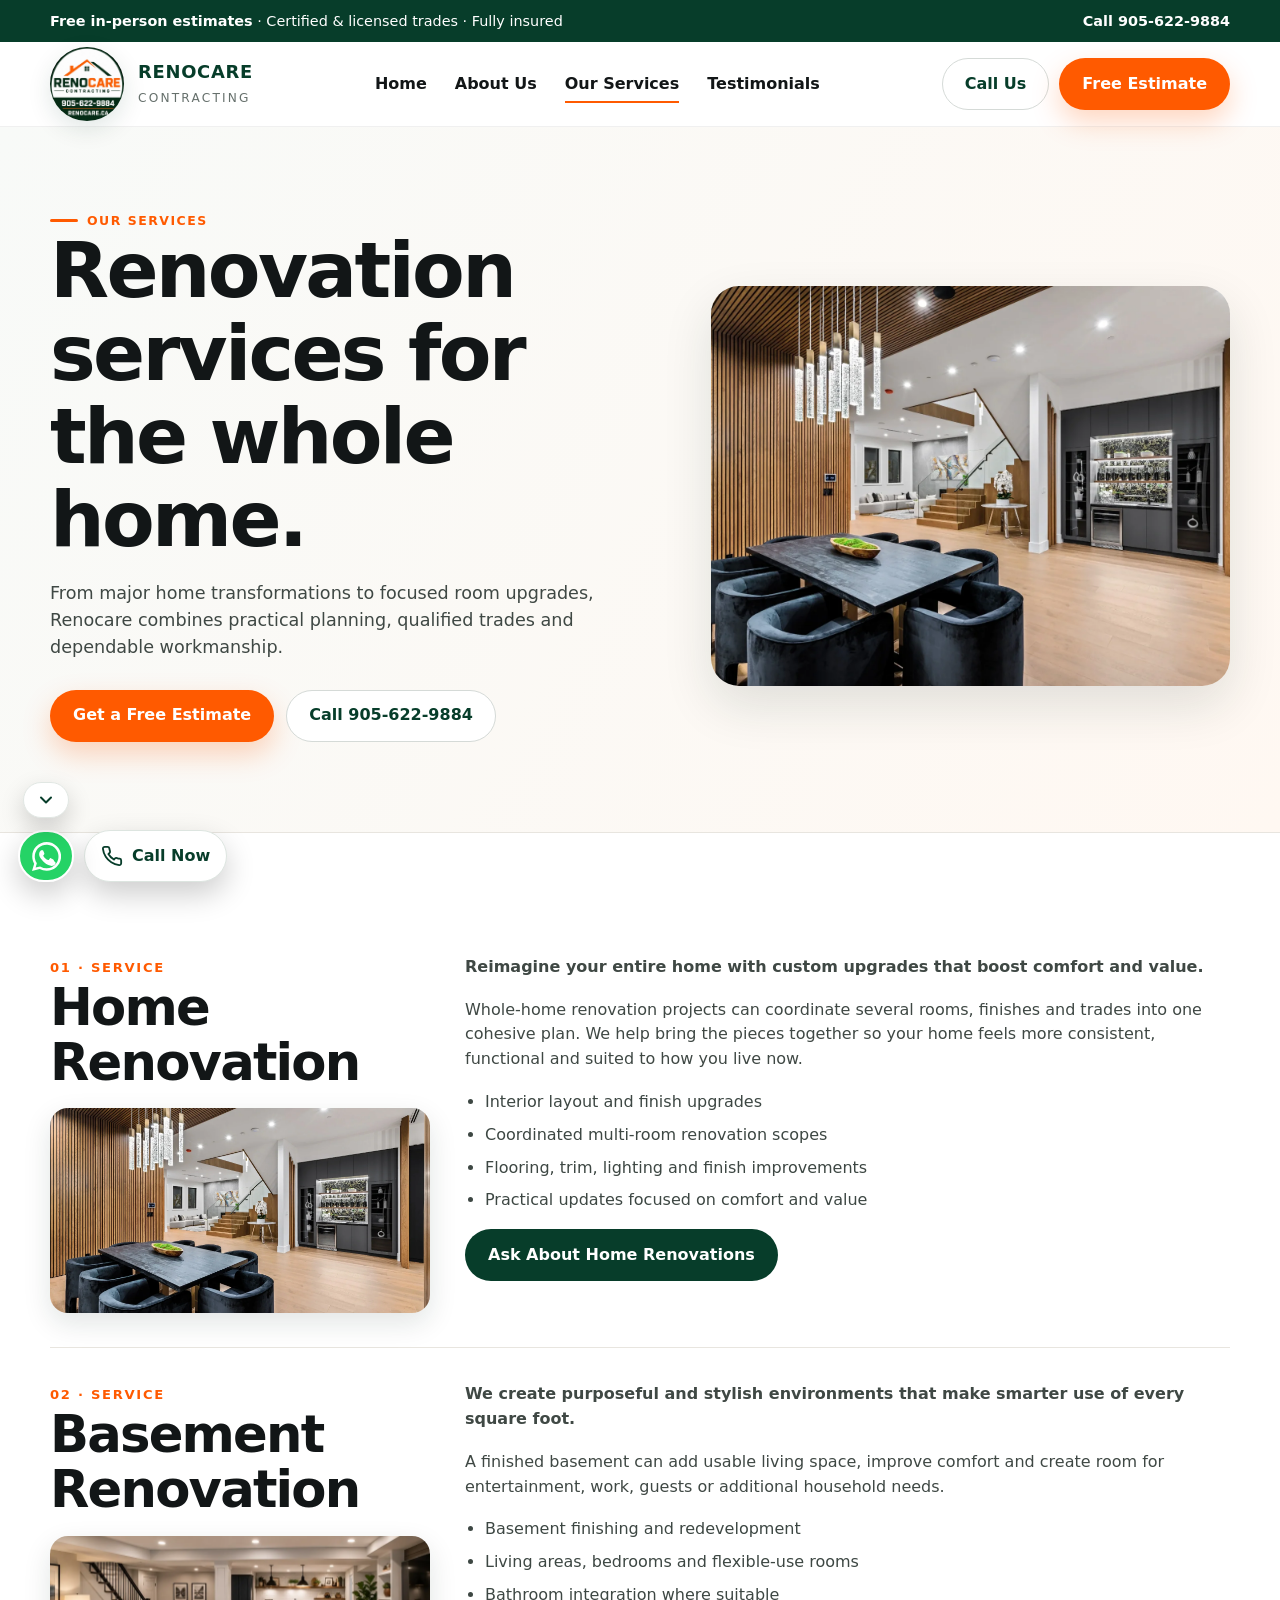
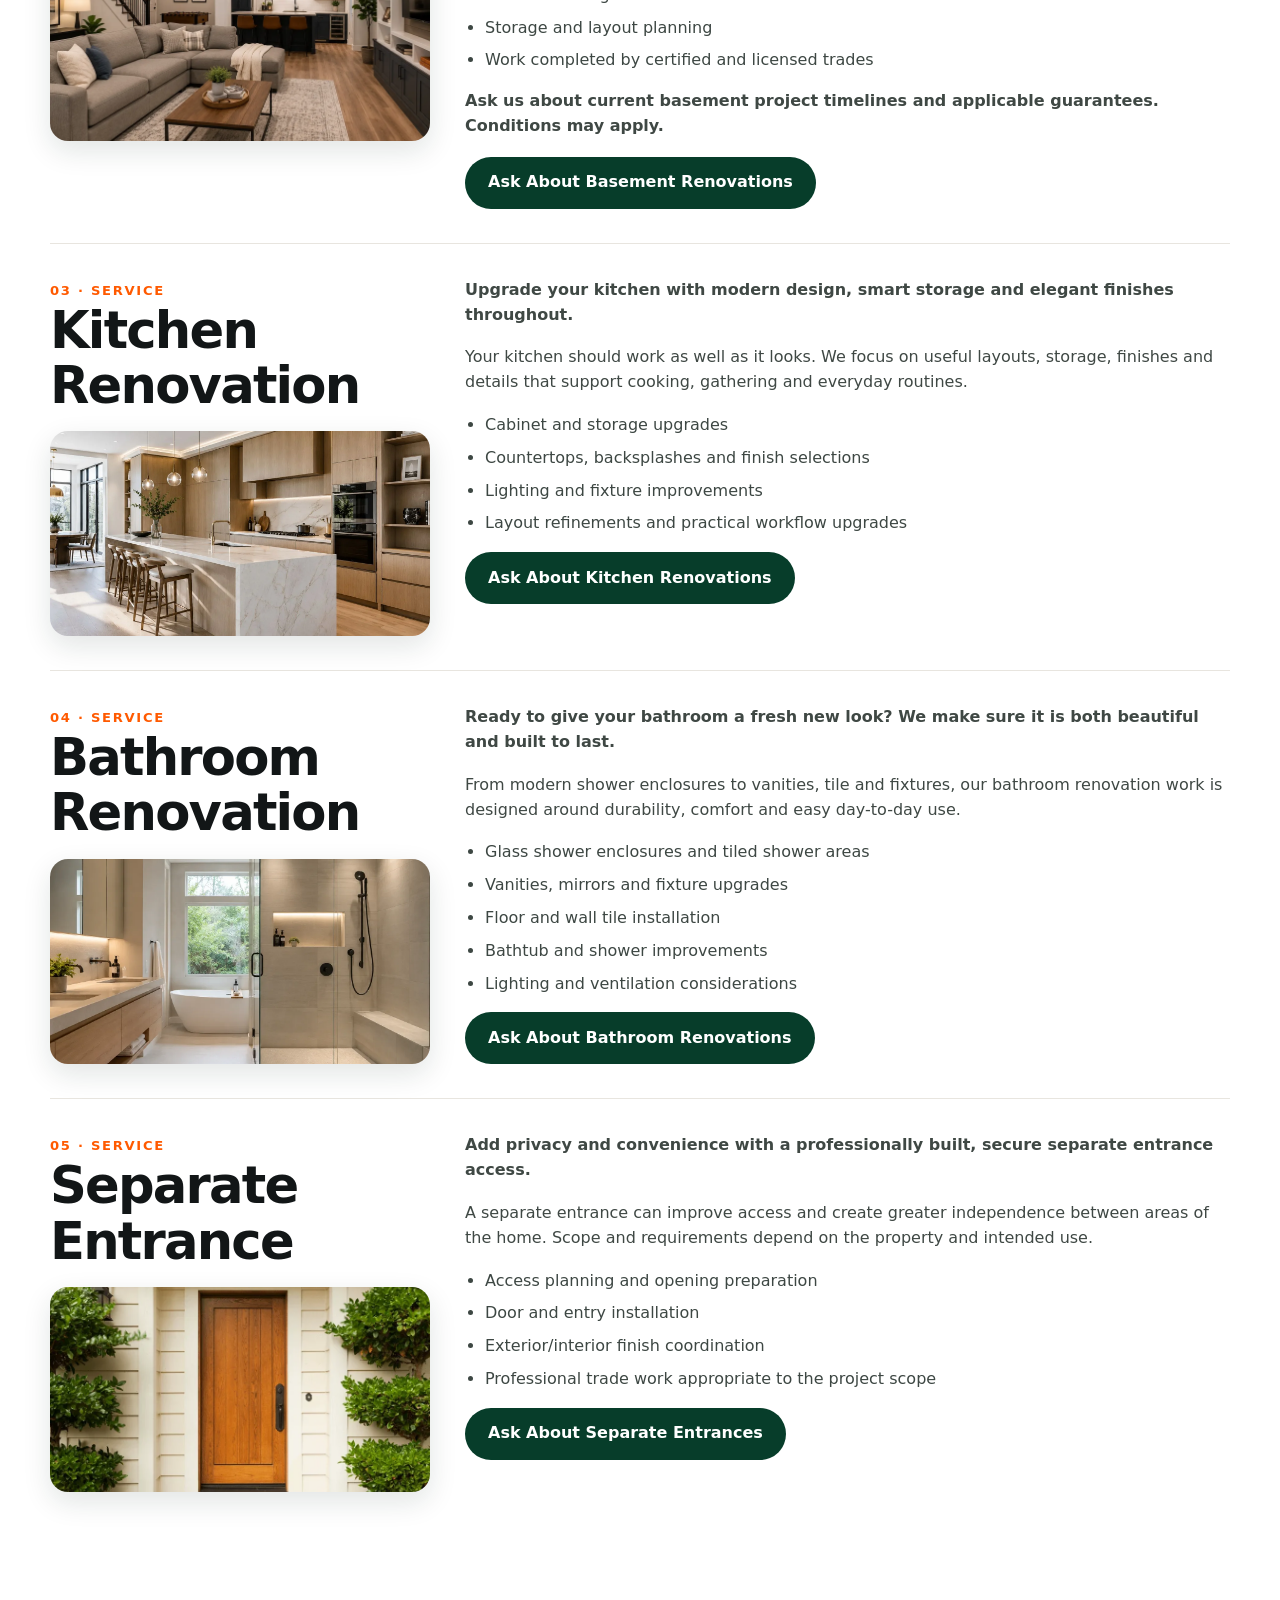
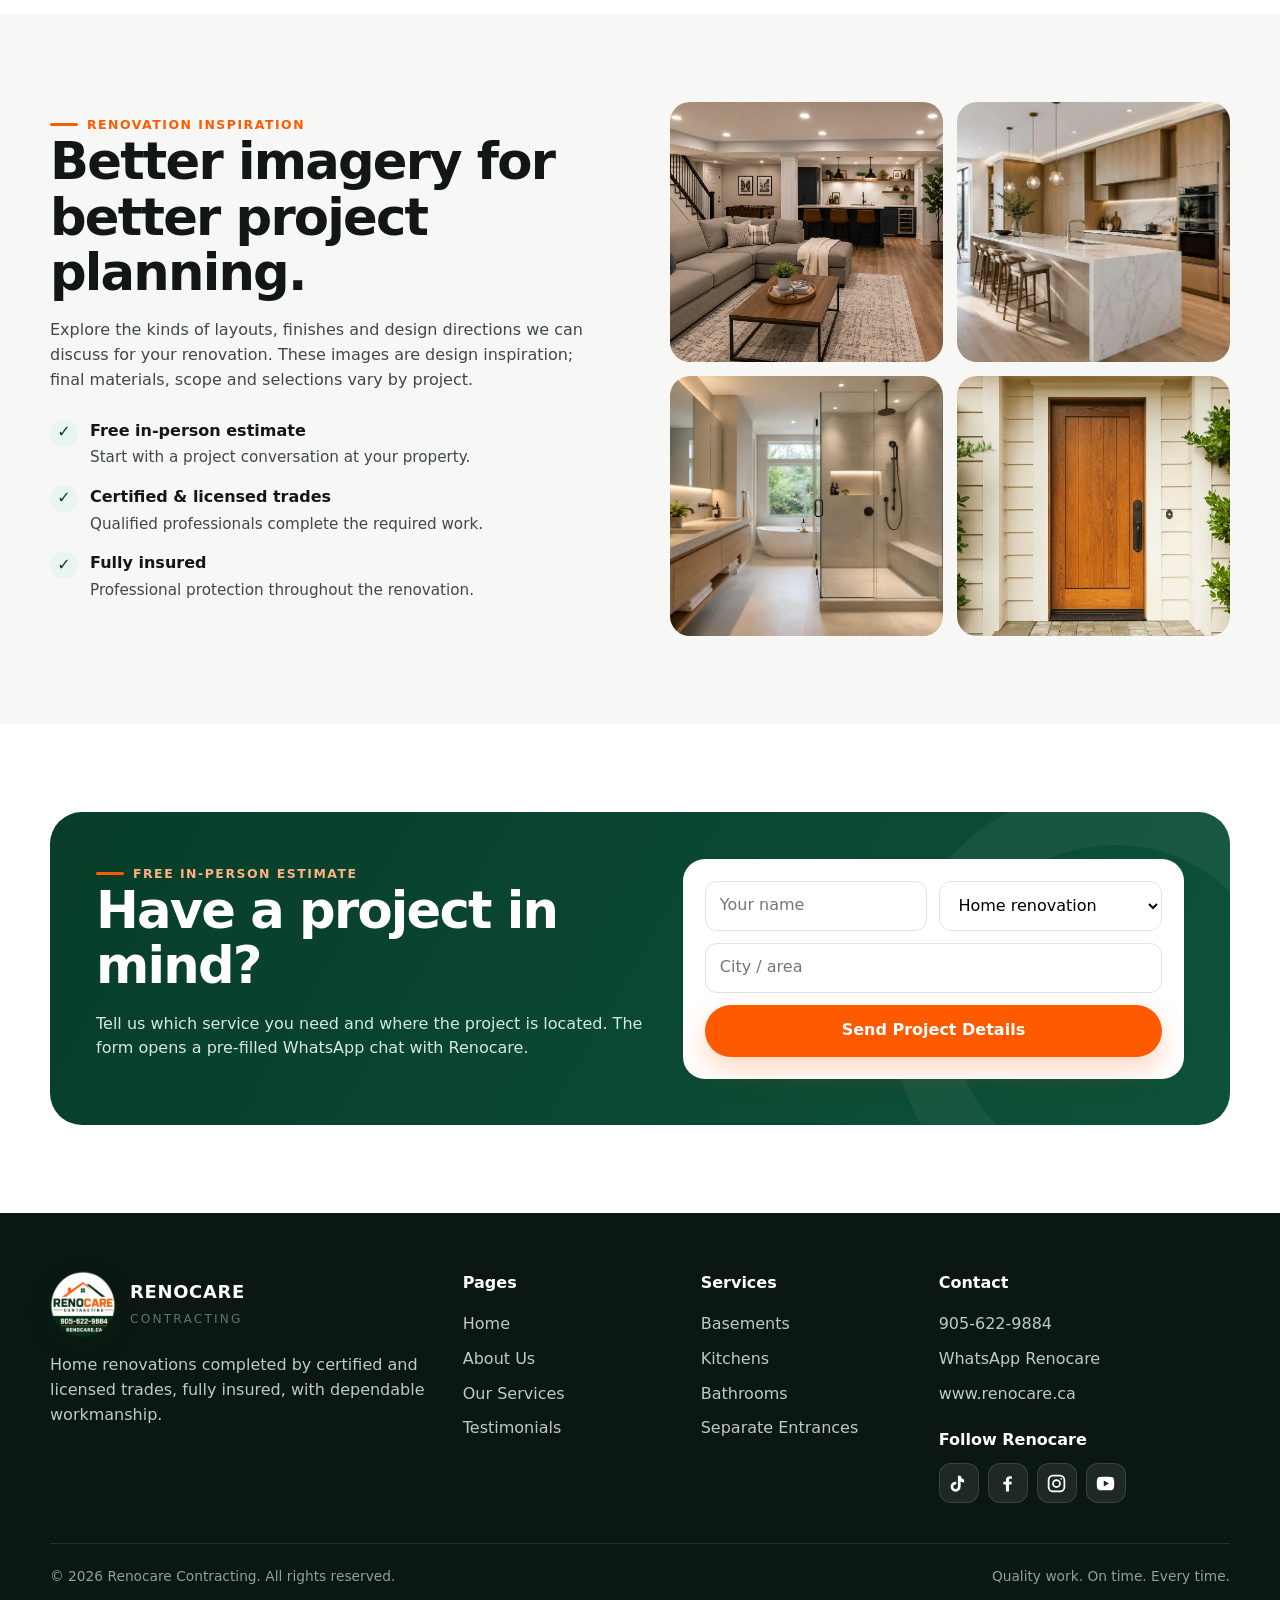
<file: services/index.html>
<!doctype html>
<html lang="en-CA">
<head>
  <meta charset="utf-8"><meta name="viewport" content="width=device-width,initial-scale=1">
  <title>Renovation Services | Renocare Contracting</title>
  <meta name="description" content="Explore Renocare Contracting services including home, basement, kitchen and bathroom renovations plus separate entrances.">
  <link rel="canonical" href="https://www.renocare.ca/services/"><link rel="icon" type="image/png" sizes="32x32" href="/assets/favicon-32.png"><link rel="apple-touch-icon" href="/assets/favicon-180.png"><link rel="stylesheet" href="/styles.css">
</head>
<body>
  <div class="topbar"><div class="container"><p><strong>Free in-person estimates</strong> · Certified & licensed trades · Fully insured</p><a class="hide-mobile" href="tel:+19056229884">Call 905-622-9884</a></div></div>
  <header class="site-header"><div class="container nav"><a class="brand" href="/"><img src="/assets/logo.webp" alt="Renocare Contracting logo"><span class="brand-text"><strong>RENOCARE</strong><span>Contracting</span></span></a><nav class="nav-links"><a href="/">Home</a><a href="/about/">About Us</a><a class="active" href="/services/">Our Services</a><a href="/testimonials/">Testimonials</a></nav><div class="nav-actions"><a class="btn btn-ghost" href="tel:+19056229884">Call Us</a><a class="btn btn-primary" href="https://wa.me/19056229884?text=Hi%20Renocare%2C%20I%27d%20like%20a%20free%20in-person%20estimate." target="_blank" rel="noopener">Free Estimate</a></div><button class="menu-btn" aria-label="Open menu"><svg viewBox="0 0 24 24" fill="none" stroke="currentColor" stroke-width="2"><path d="M4 7h16M4 12h16M4 17h16"/></svg></button><div class="mobile-menu"><a href="/">Home</a><a href="/about/">About Us</a><a href="/services/">Our Services</a><a href="/testimonials/">Testimonials</a><a href="tel:+19056229884">Call 905-622-9884</a></div></div></header>

  <main>
    <section class="page-hero"><div class="container"><div class="reveal"><span class="eyebrow">Our services</span><h1>Renovation services for the whole home.</h1><p>From major home transformations to focused room upgrades, Renocare combines practical planning, qualified trades and dependable workmanship.</p><div class="hero-ctas"><a class="btn btn-primary" href="https://wa.me/19056229884?text=Hi%20Renocare%2C%20I%27d%20like%20a%20free%20in-person%20estimate." target="_blank" rel="noopener">Get a Free Estimate</a><a class="btn btn-ghost" href="tel:+19056229884">Call 905-622-9884</a></div></div><img class="reveal" src="/assets/showcase-home.webp" alt="Premium whole-home renovation inspiration"></div></section>

    <section class="section"><div class="container">
      <div id="home-renovation" class="service-detail reveal"><div class="service-detail-head"><span class="service-number">01 · Service</span><h2>Home Renovation</h2><img src="/assets/showcase-home.webp" alt="Open-concept whole-home renovation inspiration" loading="lazy"></div><div><p><strong>Reimagine your entire home with custom upgrades that boost comfort and value.</strong></p><p>Whole-home renovation projects can coordinate several rooms, finishes and trades into one cohesive plan. We help bring the pieces together so your home feels more consistent, functional and suited to how you live now.</p><ul><li>Interior layout and finish upgrades</li><li>Coordinated multi-room renovation scopes</li><li>Flooring, trim, lighting and finish improvements</li><li>Practical updates focused on comfort and value</li></ul><a class="btn btn-secondary" href="https://wa.me/19056229884?text=Hi%20Renocare%2C%20I%27m%20interested%20in%20a%20home%20renovation." target="_blank" rel="noopener">Ask About Home Renovations</a></div></div>

      <div id="basement-renovation" class="service-detail reveal"><div class="service-detail-head"><span class="service-number">02 · Service</span><h2>Basement Renovation</h2><img src="/assets/showcase-basement.webp" alt="Finished basement renovation inspiration" loading="lazy"></div><div><p><strong>We create purposeful and stylish environments that make smarter use of every square foot.</strong></p><p>A finished basement can add usable living space, improve comfort and create room for entertainment, work, guests or additional household needs.</p><ul><li>Basement finishing and redevelopment</li><li>Living areas, bedrooms and flexible-use rooms</li><li>Bathroom integration where suitable</li><li>Storage and layout planning</li><li>Work completed by certified and licensed trades</li></ul><p><strong>Ask us about current basement project timelines and applicable guarantees. Conditions may apply.</strong></p><a class="btn btn-secondary" href="https://wa.me/19056229884?text=Hi%20Renocare%2C%20I%27m%20interested%20in%20a%20basement%20renovation." target="_blank" rel="noopener">Ask About Basement Renovations</a></div></div>

      <div id="kitchen-renovation" class="service-detail reveal"><div class="service-detail-head"><span class="service-number">03 · Service</span><h2>Kitchen Renovation</h2><img src="/assets/showcase-kitchen.webp" alt="Modern kitchen renovation inspiration" loading="lazy"></div><div><p><strong>Upgrade your kitchen with modern design, smart storage and elegant finishes throughout.</strong></p><p>Your kitchen should work as well as it looks. We focus on useful layouts, storage, finishes and details that support cooking, gathering and everyday routines.</p><ul><li>Cabinet and storage upgrades</li><li>Countertops, backsplashes and finish selections</li><li>Lighting and fixture improvements</li><li>Layout refinements and practical workflow upgrades</li></ul><a class="btn btn-secondary" href="https://wa.me/19056229884?text=Hi%20Renocare%2C%20I%27m%20interested%20in%20a%20kitchen%20renovation." target="_blank" rel="noopener">Ask About Kitchen Renovations</a></div></div>

      <div id="bathroom-renovation" class="service-detail reveal"><div class="service-detail-head"><span class="service-number">04 · Service</span><h2>Bathroom Renovation</h2><img src="/assets/showcase-bathroom.webp" alt="Modern bathroom renovation inspiration" loading="lazy"></div><div><p><strong>Ready to give your bathroom a fresh new look? We make sure it is both beautiful and built to last.</strong></p><p>From modern shower enclosures to vanities, tile and fixtures, our bathroom renovation work is designed around durability, comfort and easy day-to-day use.</p><ul><li>Glass shower enclosures and tiled shower areas</li><li>Vanities, mirrors and fixture upgrades</li><li>Floor and wall tile installation</li><li>Bathtub and shower improvements</li><li>Lighting and ventilation considerations</li></ul><a class="btn btn-secondary" href="https://wa.me/19056229884?text=Hi%20Renocare%2C%20I%27m%20interested%20in%20a%20bathroom%20renovation." target="_blank" rel="noopener">Ask About Bathroom Renovations</a></div></div>

      <div id="separate-entrance" class="service-detail reveal"><div class="service-detail-head"><span class="service-number">05 · Service</span><h2>Separate Entrance</h2><img src="/assets/showcase-entrance.webp" alt="Separate home entrance inspiration" loading="lazy"></div><div><p><strong>Add privacy and convenience with a professionally built, secure separate entrance access.</strong></p><p>A separate entrance can improve access and create greater independence between areas of the home. Scope and requirements depend on the property and intended use.</p><ul><li>Access planning and opening preparation</li><li>Door and entry installation</li><li>Exterior/interior finish coordination</li><li>Professional trade work appropriate to the project scope</li></ul><a class="btn btn-secondary" href="https://wa.me/19056229884?text=Hi%20Renocare%2C%20I%27m%20interested%20in%20a%20separate%20entrance." target="_blank" rel="noopener">Ask About Separate Entrances</a></div></div>
    </div></section>

    <section class="section alt"><div class="container split"><div class="reveal"><span class="eyebrow">Renovation inspiration</span><h2>Better imagery for better project planning.</h2><p>Explore the kinds of layouts, finishes and design directions we can discuss for your renovation. These images are design inspiration; final materials, scope and selections vary by project.</p><div class="check-list"><div class="check"><i>✓</i><div><strong>Free in-person estimate</strong><p>Start with a project conversation at your property.</p></div></div><div class="check"><i>✓</i><div><strong>Certified & licensed trades</strong><p>Qualified professionals complete the required work.</p></div></div><div class="check"><i>✓</i><div><strong>Fully insured</strong><p>Professional protection throughout the renovation.</p></div></div></div></div><div class="gallery reveal inspiration-gallery" style="grid-template-columns:1fr 1fr;grid-auto-rows:260px"><img src="/assets/showcase-basement.webp" alt="Basement renovation design inspiration" loading="lazy"><img src="/assets/showcase-kitchen.webp" alt="Kitchen renovation design inspiration" loading="lazy"><img src="/assets/showcase-bathroom.webp" alt="Bathroom renovation design inspiration" loading="lazy"><img src="/assets/showcase-entrance.webp" alt="Separate entrance design inspiration" loading="lazy"></div></div></section>

    <section class="section"><div class="container cta-panel reveal"><div><span class="eyebrow" style="color:#ffb180">Free in-person estimate</span><h2>Have a project in mind?</h2><p>Tell us which service you need and where the project is located. The form opens a pre-filled WhatsApp chat with Renocare.</p></div><form class="estimate-form" data-whatsapp-form><input name="name" placeholder="Your name" required><select name="project"><option value="home renovation">Home renovation</option><option value="basement renovation">Basement renovation</option><option value="kitchen renovation">Kitchen renovation</option><option value="bathroom renovation">Bathroom renovation</option><option value="separate entrance">Separate entrance</option></select><input class="full" name="city" placeholder="City / area"><button class="btn btn-primary full">Send Project Details</button></form></div></section>
  </main>

  <footer class="footer"><div class="container"><div class="footer-grid"><div><a class="brand" href="/"><img src="/assets/logo.webp" alt="Renocare Contracting"><span class="brand-text"><strong style="color:white">RENOCARE</strong><span>Contracting</span></span></a><p style="margin-top:16px">Home renovations completed by certified and licensed trades, fully insured, with dependable workmanship.</p></div><div><h4>Pages</h4><div class="footer-list"><a href="/">Home</a><a href="/about/">About Us</a><a href="/services/">Our Services</a><a href="/testimonials/">Testimonials</a></div></div><div><h4>Services</h4><div class="footer-list"><a href="#basement-renovation">Basements</a><a href="#kitchen-renovation">Kitchens</a><a href="#bathroom-renovation">Bathrooms</a><a href="#separate-entrance">Separate Entrances</a></div></div><div><h4>Contact</h4><div class="footer-list"><a href="tel:+19056229884">905-622-9884</a><a href="https://wa.me/19056229884" target="_blank" rel="noopener">WhatsApp Renocare</a><a href="https://www.renocare.ca">www.renocare.ca</a></div><div class="footer-social"><h4>Follow Renocare</h4><div class="social-links">
<a class="social-link" href="https://www.tiktok.com/@renocare.ca" target="_blank" rel="noopener noreferrer" aria-label="Renocare on TikTok" title="TikTok"><svg viewBox="0 0 24 24" aria-hidden="true"><path d="M14.4 3.2c.5 2.1 1.8 3.7 4 4.5v3.2a9 9 0 0 1-4-1.3v6a5.7 5.7 0 1 1-5-5.6v3.2a2.6 2.6 0 1 0 1.9 2.5V3.2h3.1Z"/></svg></a>
<a class="social-link" href="https://www.facebook.com/renocare365/" target="_blank" rel="noopener noreferrer" aria-label="Renocare on Facebook" title="Facebook"><svg viewBox="0 0 24 24" aria-hidden="true"><path d="M13.7 21v-8h2.8l.4-3h-3.2V8.1c0-.9.3-1.6 1.7-1.6H17V3.8c-.7-.1-1.5-.2-2.3-.2-2.7 0-4.5 1.6-4.5 4.6V10H7.3v3h2.9v8h3.5Z"/></svg></a>
<a class="social-link" href="https://www.instagram.com/renocare365/" target="_blank" rel="noopener noreferrer" aria-label="Renocare on Instagram" title="Instagram"><svg viewBox="0 0 24 24" aria-hidden="true" fill="none" stroke="currentColor" stroke-width="2"><rect x="3" y="3" width="18" height="18" rx="5"/><circle cx="12" cy="12" r="4"/><circle cx="17.4" cy="6.6" r="1" fill="currentColor" stroke="none"/></svg></a>
<a class="social-link" href="https://www.youtube.com/@renocarecanada/" target="_blank" rel="noopener noreferrer" aria-label="Renocare on YouTube" title="YouTube"><svg viewBox="0 0 24 24" aria-hidden="true"><path d="M22 12c0-2.3-.2-4-.5-5-.3-1.1-1.2-2-2.3-2.3C17.6 4.2 12 4.2 12 4.2s-5.6 0-7.2.5C3.7 5 2.8 5.9 2.5 7 2.2 8 2 9.7 2 12s.2 4 .5 5c.3 1.1 1.2 2 2.3 2.3 1.6.5 7.2.5 7.2.5s5.6 0 7.2-.5c1.1-.3 2-1.2 2.3-2.3.3-1 .5-2.7.5-5Zm-12 3.4V8.6l6 3.4-6 3.4Z"/></svg></a>
</div></div></div></div><div class="footer-bottom"><span>© 2026 Renocare Contracting. All rights reserved.</span><span>Quality work. On time. Every time.</span></div></div></footer>
  <div class="float-actions"><div class="float-social-wrap"><button class="social-toggle" type="button" aria-expanded="false" aria-label="Show Renocare social media links" title="Follow Renocare">
<svg viewBox="0 0 24 24" fill="none" stroke="currentColor" stroke-width="2.4" stroke-linecap="round" stroke-linejoin="round" aria-hidden="true"><path d="m6 9 6 6 6-6"/></svg>
</button>
<div class="social-flyout" aria-label="Renocare social media">
<a class="social-flyout-link social-tiktok" href="https://www.tiktok.com/@renocare.ca" target="_blank" rel="noopener noreferrer" aria-label="Renocare on TikTok" title="TikTok" data-label="TikTok"><svg viewBox="0 0 24 24" aria-hidden="true"><path d="M14.4 3.2c.5 2.1 1.8 3.7 4 4.5v3.2a9 9 0 0 1-4-1.3v6a5.7 5.7 0 1 1-5-5.6v3.2a2.6 2.6 0 1 0 1.9 2.5V3.2h3.1Z"/></svg></a>
<a class="social-flyout-link social-youtube" href="https://www.youtube.com/@renocarecanada/" target="_blank" rel="noopener noreferrer" aria-label="Renocare on YouTube" title="YouTube" data-label="YouTube"><svg viewBox="0 0 24 24" aria-hidden="true"><path d="M22 12c0-2.3-.2-4-.5-5-.3-1.1-1.2-2-2.3-2.3C17.6 4.2 12 4.2 12 4.2s-5.6 0-7.2.5C3.7 5 2.8 5.9 2.5 7 2.2 8 2 9.7 2 12s.2 4 .5 5c.3 1.1 1.2 2 2.3 2.3 1.6.5 7.2.5 7.2.5s5.6 0 7.2-.5c1.1-.3 2-1.2 2.3-2.3.3-1 .5-2.7.5-5Zm-12 3.4V8.6l6 3.4-6 3.4Z"/></svg></a>
<a class="social-flyout-link social-instagram" href="https://www.instagram.com/renocare365/" target="_blank" rel="noopener noreferrer" aria-label="Renocare on Instagram" title="Instagram" data-label="Instagram"><svg viewBox="0 0 24 24" aria-hidden="true" fill="none" stroke="currentColor" stroke-width="2"><rect x="3" y="3" width="18" height="18" rx="5"/><circle cx="12" cy="12" r="4"/><circle cx="17.4" cy="6.6" r="1" fill="currentColor" stroke="none"/></svg></a>
<a class="social-flyout-link social-facebook" href="https://www.facebook.com/renocare365/" target="_blank" rel="noopener noreferrer" aria-label="Renocare on Facebook" title="Facebook" data-label="Facebook"><svg viewBox="0 0 24 24" aria-hidden="true"><path d="M13.7 21v-8h2.8l.4-3h-3.2V8.1c0-.9.3-1.6 1.7-1.6H17V3.8c-.7-.1-1.5-.2-2.3-.2-2.7 0-4.5 1.6-4.5 4.6V10H7.3v3h2.9v8h3.5Z"/></svg></a>
</div><a class="float-btn float-whatsapp" aria-label="Message Renocare on WhatsApp" title="Message us on WhatsApp" href="https://wa.me/19056229884?text=Hi%20Renocare%2C%20I%27d%20like%20a%20free%20in-person%20estimate." target="_blank" rel="noopener"><svg viewBox="0 0 24 24" fill="currentColor" aria-hidden="true"><path d="M20.5 3.5A11.8 11.8 0 0 0 12.1 0C5.5 0 .2 5.3.2 11.9c0 2.1.6 4.2 1.6 6L0 24l6.3-1.7a12 12 0 0 0 5.8 1.5h.1c6.6 0 11.9-5.3 11.9-11.9 0-3.2-1.3-6.2-3.6-8.4ZM12.2 21.8h-.1a9.9 9.9 0 0 1-5-1.4l-.4-.2-3.7 1 1-3.6-.2-.4a9.8 9.8 0 1 1 8.4 4.6Zm5.4-7.4c-.3-.1-1.8-.9-2.1-1-.3-.1-.5-.1-.7.2-.2.3-.8 1-.9 1.2-.2.2-.3.2-.6.1-1.7-.8-2.8-1.5-3.9-3.4-.3-.5.3-.5.8-1.6.1-.2 0-.4 0-.6l-.9-2.1c-.2-.5-.5-.4-.7-.4H8c-.2 0-.6.1-.9.4-.3.3-1.2 1.2-1.2 2.9s1.2 3.3 1.4 3.6c.2.2 2.4 3.7 5.8 5.2 2.2 1 3.1 1 4.2.8.7-.1 1.8-.7 2-1.4.3-.7.3-1.3.2-1.4-.1-.1-.3-.2-.6-.3Z"/></svg></a></div><a class="float-btn float-call" aria-label="Call Renocare at 905-622-9884" href="tel:+19056229884"><svg viewBox="0 0 24 24" fill="none" stroke="currentColor" stroke-width="2" aria-hidden="true"><path d="M22 16.9v3a2 2 0 0 1-2.2 2 19.8 19.8 0 0 1-8.6-3.1 19.5 19.5 0 0 1-6-6A19.8 19.8 0 0 1 2.1 4.2 2 2 0 0 1 4.1 2h3a2 2 0 0 1 2 1.7c.1 1 .4 2 .7 2.9a2 2 0 0 1-.5 2.1L8.1 9.9a16 16 0 0 0 6 6l1.2-1.2a2 2 0 0 1 2.1-.5c.9.3 1.9.6 2.9.7A2 2 0 0 1 22 16.9Z"/></svg><span class="desktop-label">Call Now</span><span class="mobile-only">Call</span></a></div>
  <script src="/script.js" defer></script>
</body></html>
</file>
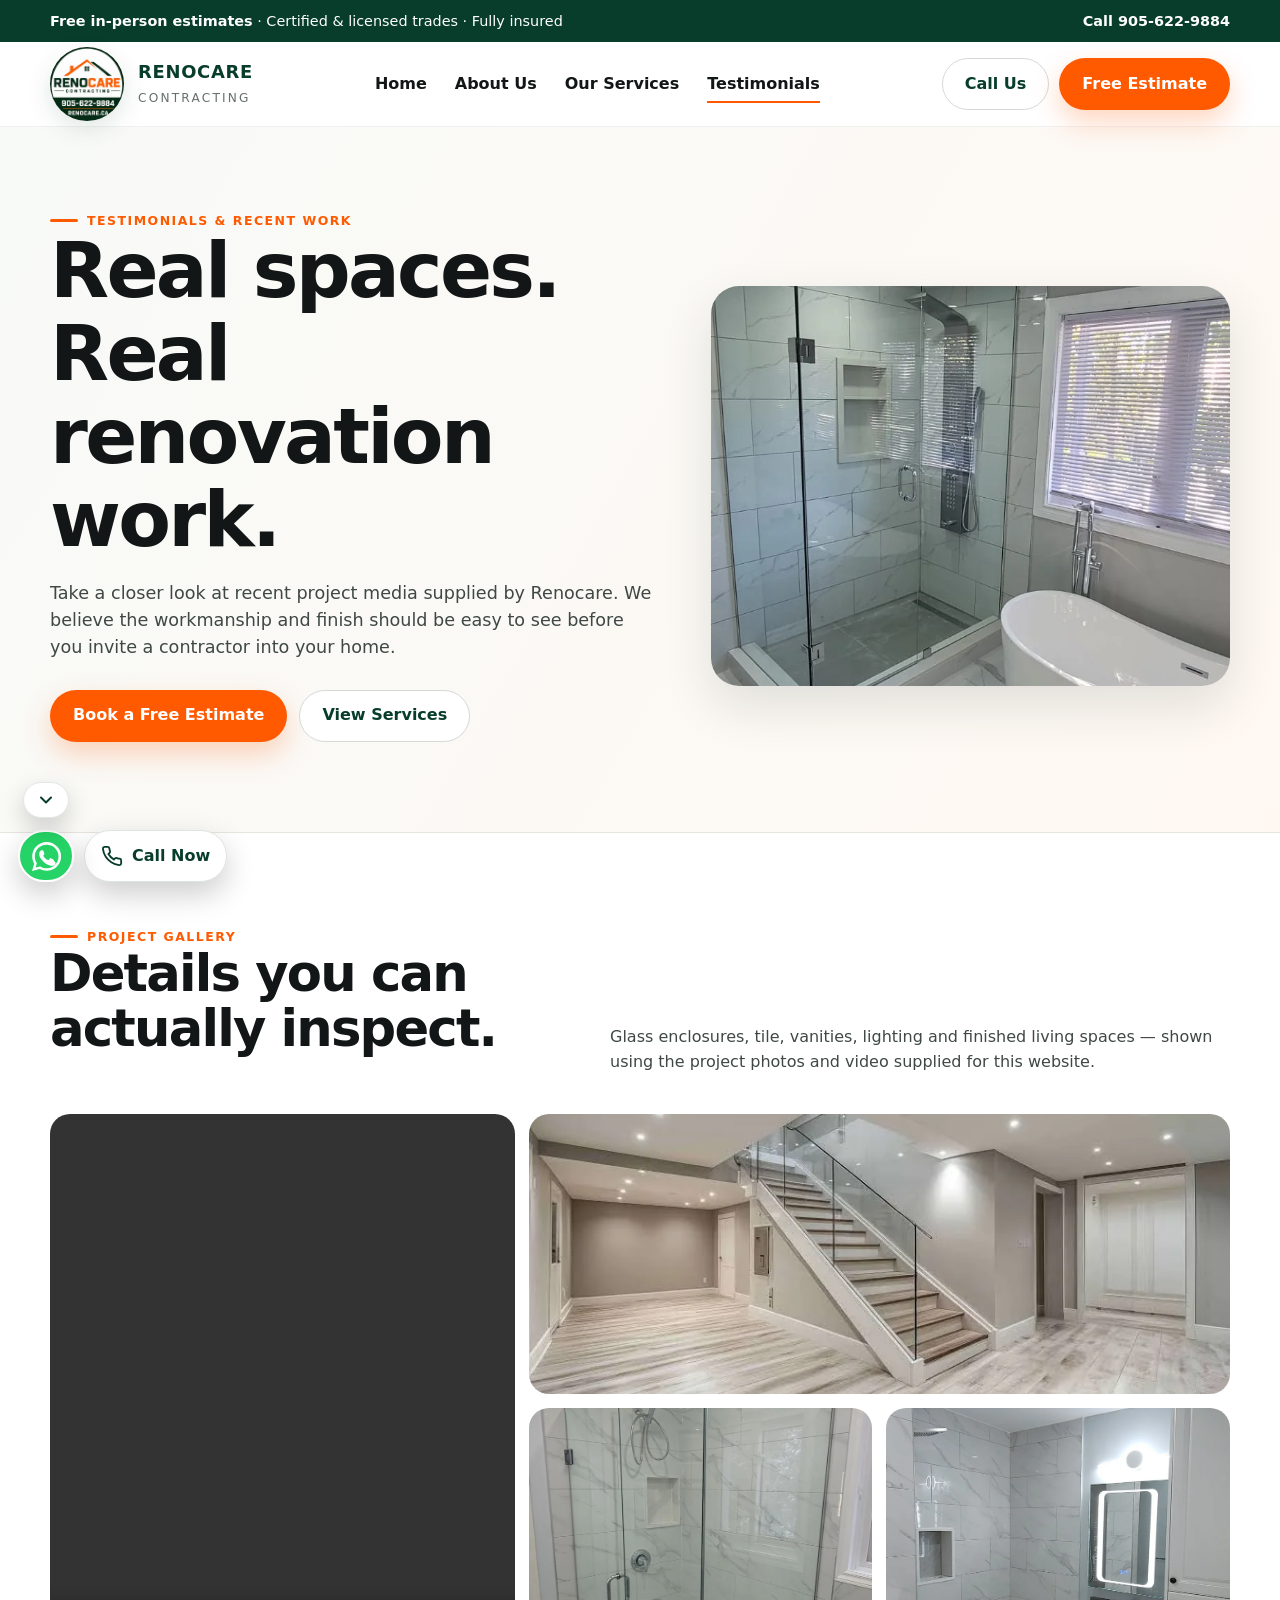
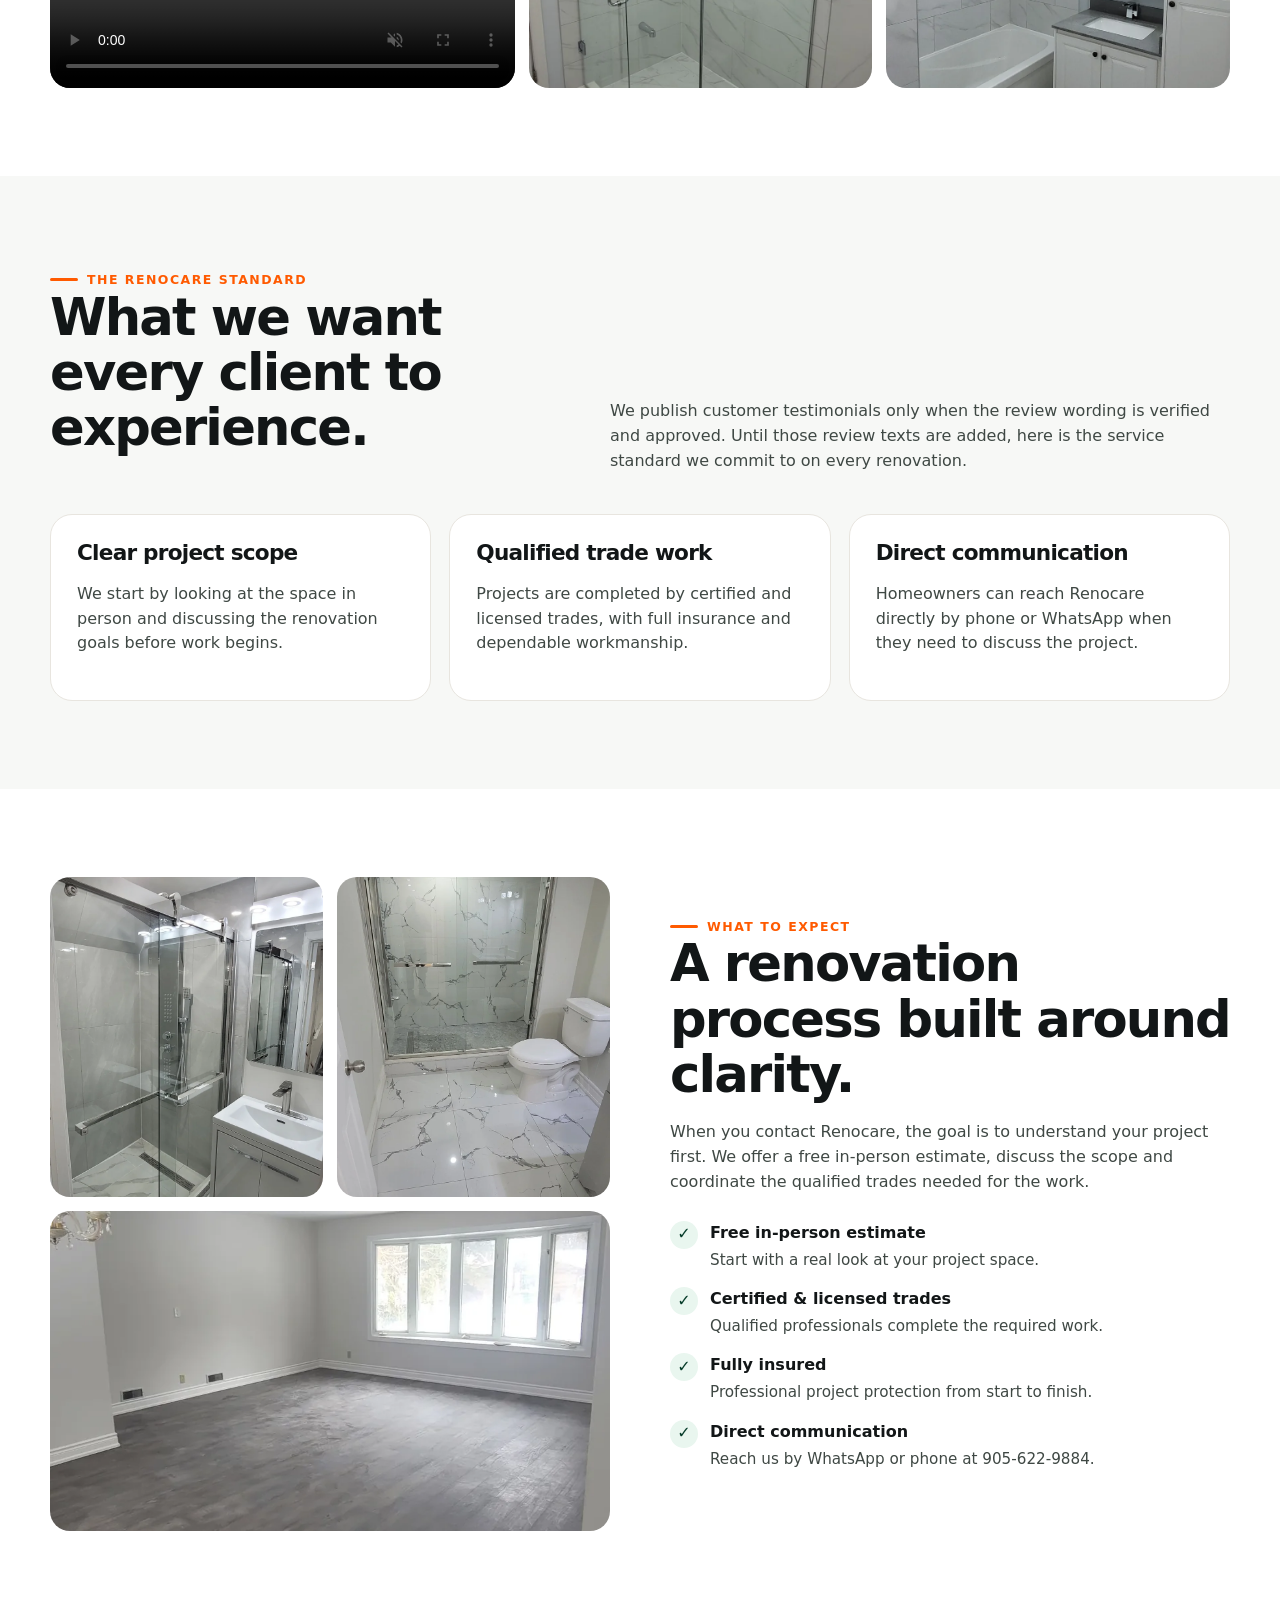
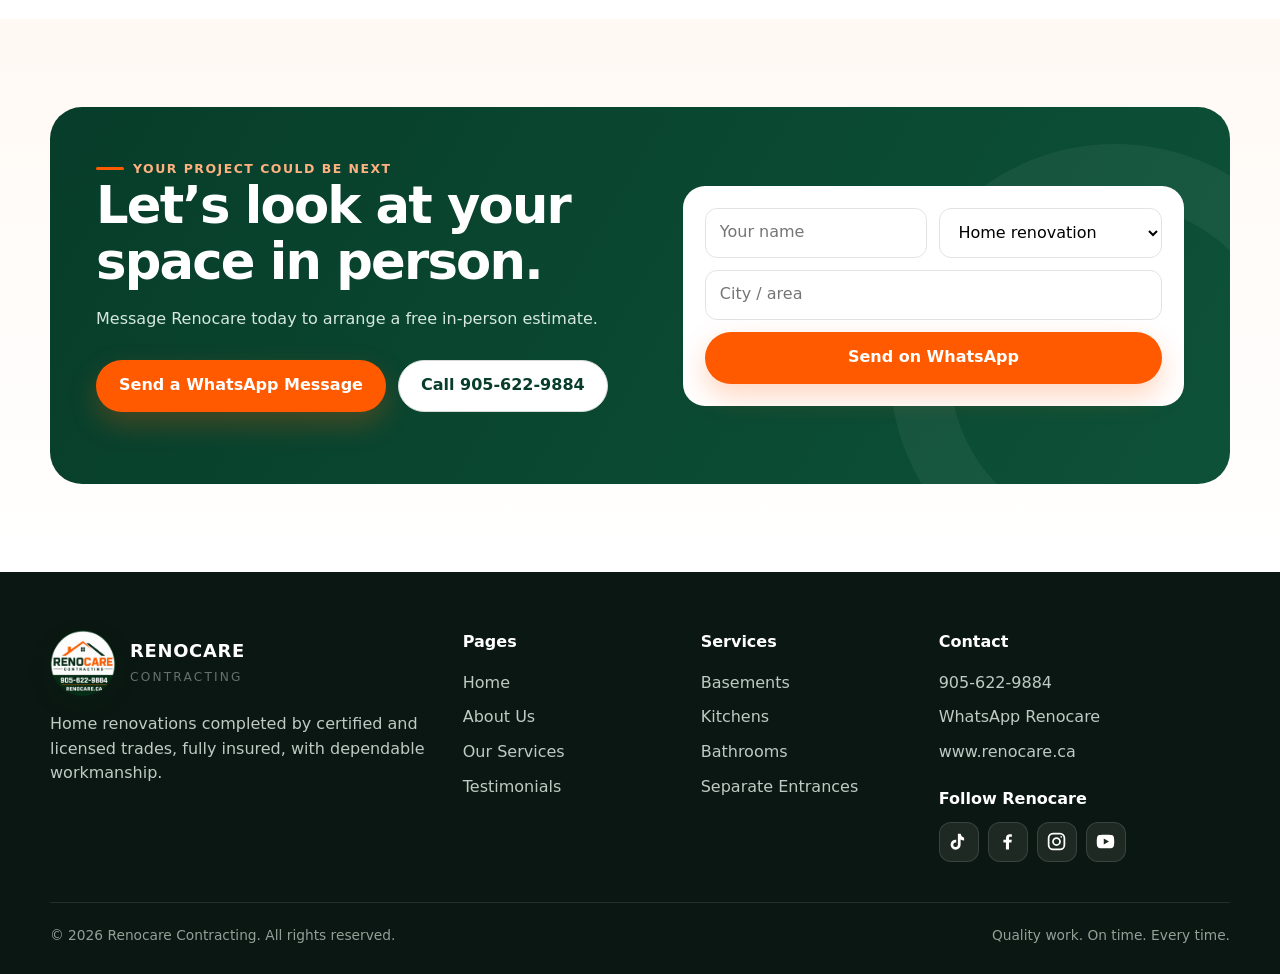
<file: testimonials/index.html>
<!doctype html>
<html lang="en-CA">
<head>
  <meta charset="utf-8"><meta name="viewport" content="width=device-width,initial-scale=1">
  <title>Testimonials & Recent Work | Renocare Contracting</title>
  <meta name="description" content="See recent Renocare Contracting project work and learn what homeowners can expect from our renovation process.">
  <link rel="canonical" href="https://www.renocare.ca/testimonials/"><link rel="icon" type="image/png" sizes="32x32" href="/assets/favicon-32.png"><link rel="apple-touch-icon" href="/assets/favicon-180.png"><link rel="stylesheet" href="/styles.css">
</head>
<body>
  <div class="topbar"><div class="container"><p><strong>Free in-person estimates</strong> · Certified & licensed trades · Fully insured</p><a class="hide-mobile" href="tel:+19056229884">Call 905-622-9884</a></div></div>
  <header class="site-header"><div class="container nav"><a class="brand" href="/"><img src="/assets/logo.webp" alt="Renocare Contracting logo"><span class="brand-text"><strong>RENOCARE</strong><span>Contracting</span></span></a><nav class="nav-links"><a href="/">Home</a><a href="/about/">About Us</a><a href="/services/">Our Services</a><a class="active" href="/testimonials/">Testimonials</a></nav><div class="nav-actions"><a class="btn btn-ghost" href="tel:+19056229884">Call Us</a><a class="btn btn-primary" href="https://wa.me/19056229884?text=Hi%20Renocare%2C%20I%27d%20like%20a%20free%20in-person%20estimate." target="_blank" rel="noopener">Free Estimate</a></div><button class="menu-btn" aria-label="Open menu"><svg viewBox="0 0 24 24" fill="none" stroke="currentColor" stroke-width="2"><path d="M4 7h16M4 12h16M4 17h16"/></svg></button><div class="mobile-menu"><a href="/">Home</a><a href="/about/">About Us</a><a href="/services/">Our Services</a><a href="/testimonials/">Testimonials</a><a href="tel:+19056229884">Call 905-622-9884</a></div></div></header>

  <main>
    <section class="page-hero"><div class="container"><div class="reveal"><span class="eyebrow">Testimonials & recent work</span><h1>Real spaces. Real renovation work.</h1><p>Take a closer look at recent project media supplied by Renocare. We believe the workmanship and finish should be easy to see before you invite a contractor into your home.</p><div class="hero-ctas"><a class="btn btn-primary" href="https://wa.me/19056229884?text=Hi%20Renocare%2C%20I%27d%20like%20a%20free%20in-person%20estimate." target="_blank" rel="noopener">Book a Free Estimate</a><a class="btn btn-ghost" href="/services/">View Services</a></div></div><img class="reveal" src="/assets/bathroom-hero.webp" alt="Completed Renocare bathroom renovation"></div></section>

    <section class="section"><div class="container"><div class="section-head reveal"><div><span class="eyebrow">Project gallery</span><h2>Details you can actually inspect.</h2></div><p>Glass enclosures, tile, vanities, lighting and finished living spaces — shown using the project photos and video supplied for this website.</p></div>
      <div class="gallery reveal"><video class="tall" src="/assets/bathroom-walkthrough.mp4" controls muted playsinline aria-label="Bathroom renovation walkthrough"></video><img class="wide" src="/assets/hero-basement.webp" alt="Finished basement"><img src="/assets/bathroom-2.webp" alt="Glass shower renovation"><img src="/assets/bathroom-3.webp" alt="Bathroom vanity renovation"></div>
    </div></section>

    <section class="section alt"><div class="container"><div class="section-head reveal"><div><span class="eyebrow">The Renocare standard</span><h2>What we want every client to experience.</h2></div><p>We publish customer testimonials only when the review wording is verified and approved. Until those review texts are added, here is the service standard we commit to on every renovation.</p></div>
      <div class="review-grid"><article class="review-card reveal"><h3>Clear project scope</h3><p>We start by looking at the space in person and discussing the renovation goals before work begins.</p></article><article class="review-card reveal"><h3>Qualified trade work</h3><p>Projects are completed by certified and licensed trades, with full insurance and dependable workmanship.</p></article><article class="review-card reveal"><h3>Direct communication</h3><p>Homeowners can reach Renocare directly by phone or WhatsApp when they need to discuss the project.</p></article></div>
    </div></section>

    <section class="section"><div class="container split"><div class="gallery reveal" style="grid-template-columns:1fr 1fr;grid-auto-rows:320px"><img src="/assets/bathroom-1.webp" alt="Finished bathroom shower"><img src="/assets/bathroom-4.webp" alt="Finished bathroom"><img class="wide" src="/assets/home-reno.webp" alt="Finished home interior"></div><div class="reveal"><span class="eyebrow">What to expect</span><h2>A renovation process built around clarity.</h2><p>When you contact Renocare, the goal is to understand your project first. We offer a free in-person estimate, discuss the scope and coordinate the qualified trades needed for the work.</p><div class="check-list"><div class="check"><i>✓</i><div><strong>Free in-person estimate</strong><p>Start with a real look at your project space.</p></div></div><div class="check"><i>✓</i><div><strong>Certified & licensed trades</strong><p>Qualified professionals complete the required work.</p></div></div><div class="check"><i>✓</i><div><strong>Fully insured</strong><p>Professional project protection from start to finish.</p></div></div><div class="check"><i>✓</i><div><strong>Direct communication</strong><p>Reach us by WhatsApp or phone at 905-622-9884.</p></div></div></div></div></div></section>

    <section class="section orange-soft"><div class="container cta-panel reveal"><div><span class="eyebrow" style="color:#ffb180">Your project could be next</span><h2>Let’s look at your space in person.</h2><p>Message Renocare today to arrange a free in-person estimate.</p><div class="hero-ctas"><a class="btn btn-primary" href="https://wa.me/19056229884?text=Hi%20Renocare%2C%20I%27d%20like%20to%20book%20a%20free%20in-person%20estimate." target="_blank" rel="noopener">Send a WhatsApp Message</a><a class="btn btn-ghost" href="tel:+19056229884">Call 905-622-9884</a></div></div><form class="estimate-form" data-whatsapp-form><input name="name" placeholder="Your name" required><select name="project"><option value="home renovation">Home renovation</option><option value="basement renovation">Basement renovation</option><option value="kitchen renovation">Kitchen renovation</option><option value="bathroom renovation">Bathroom renovation</option><option value="separate entrance">Separate entrance</option></select><input class="full" name="city" placeholder="City / area"><button class="btn btn-primary full">Send on WhatsApp</button></form></div></section>
  </main>

  <footer class="footer"><div class="container"><div class="footer-grid"><div><a class="brand" href="/"><img src="/assets/logo.webp" alt="Renocare Contracting"><span class="brand-text"><strong style="color:white">RENOCARE</strong><span>Contracting</span></span></a><p style="margin-top:16px">Home renovations completed by certified and licensed trades, fully insured, with dependable workmanship.</p></div><div><h4>Pages</h4><div class="footer-list"><a href="/">Home</a><a href="/about/">About Us</a><a href="/services/">Our Services</a><a href="/testimonials/">Testimonials</a></div></div><div><h4>Services</h4><div class="footer-list"><a href="/services/#basement-renovation">Basements</a><a href="/services/#kitchen-renovation">Kitchens</a><a href="/services/#bathroom-renovation">Bathrooms</a><a href="/services/#separate-entrance">Separate Entrances</a></div></div><div><h4>Contact</h4><div class="footer-list"><a href="tel:+19056229884">905-622-9884</a><a href="https://wa.me/19056229884" target="_blank" rel="noopener">WhatsApp Renocare</a><a href="https://www.renocare.ca">www.renocare.ca</a></div><div class="footer-social"><h4>Follow Renocare</h4><div class="social-links">
<a class="social-link" href="https://www.tiktok.com/@renocare.ca" target="_blank" rel="noopener noreferrer" aria-label="Renocare on TikTok" title="TikTok"><svg viewBox="0 0 24 24" aria-hidden="true"><path d="M14.4 3.2c.5 2.1 1.8 3.7 4 4.5v3.2a9 9 0 0 1-4-1.3v6a5.7 5.7 0 1 1-5-5.6v3.2a2.6 2.6 0 1 0 1.9 2.5V3.2h3.1Z"/></svg></a>
<a class="social-link" href="https://www.facebook.com/renocare365/" target="_blank" rel="noopener noreferrer" aria-label="Renocare on Facebook" title="Facebook"><svg viewBox="0 0 24 24" aria-hidden="true"><path d="M13.7 21v-8h2.8l.4-3h-3.2V8.1c0-.9.3-1.6 1.7-1.6H17V3.8c-.7-.1-1.5-.2-2.3-.2-2.7 0-4.5 1.6-4.5 4.6V10H7.3v3h2.9v8h3.5Z"/></svg></a>
<a class="social-link" href="https://www.instagram.com/renocare365/" target="_blank" rel="noopener noreferrer" aria-label="Renocare on Instagram" title="Instagram"><svg viewBox="0 0 24 24" aria-hidden="true" fill="none" stroke="currentColor" stroke-width="2"><rect x="3" y="3" width="18" height="18" rx="5"/><circle cx="12" cy="12" r="4"/><circle cx="17.4" cy="6.6" r="1" fill="currentColor" stroke="none"/></svg></a>
<a class="social-link" href="https://www.youtube.com/@renocarecanada/" target="_blank" rel="noopener noreferrer" aria-label="Renocare on YouTube" title="YouTube"><svg viewBox="0 0 24 24" aria-hidden="true"><path d="M22 12c0-2.3-.2-4-.5-5-.3-1.1-1.2-2-2.3-2.3C17.6 4.2 12 4.2 12 4.2s-5.6 0-7.2.5C3.7 5 2.8 5.9 2.5 7 2.2 8 2 9.7 2 12s.2 4 .5 5c.3 1.1 1.2 2 2.3 2.3 1.6.5 7.2.5 7.2.5s5.6 0 7.2-.5c1.1-.3 2-1.2 2.3-2.3.3-1 .5-2.7.5-5Zm-12 3.4V8.6l6 3.4-6 3.4Z"/></svg></a>
</div></div></div></div><div class="footer-bottom"><span>© 2026 Renocare Contracting. All rights reserved.</span><span>Quality work. On time. Every time.</span></div></div></footer>
  <div class="float-actions"><div class="float-social-wrap"><button class="social-toggle" type="button" aria-expanded="false" aria-label="Show Renocare social media links" title="Follow Renocare">
<svg viewBox="0 0 24 24" fill="none" stroke="currentColor" stroke-width="2.4" stroke-linecap="round" stroke-linejoin="round" aria-hidden="true"><path d="m6 9 6 6 6-6"/></svg>
</button>
<div class="social-flyout" aria-label="Renocare social media">
<a class="social-flyout-link social-tiktok" href="https://www.tiktok.com/@renocare.ca" target="_blank" rel="noopener noreferrer" aria-label="Renocare on TikTok" title="TikTok" data-label="TikTok"><svg viewBox="0 0 24 24" aria-hidden="true"><path d="M14.4 3.2c.5 2.1 1.8 3.7 4 4.5v3.2a9 9 0 0 1-4-1.3v6a5.7 5.7 0 1 1-5-5.6v3.2a2.6 2.6 0 1 0 1.9 2.5V3.2h3.1Z"/></svg></a>
<a class="social-flyout-link social-youtube" href="https://www.youtube.com/@renocarecanada/" target="_blank" rel="noopener noreferrer" aria-label="Renocare on YouTube" title="YouTube" data-label="YouTube"><svg viewBox="0 0 24 24" aria-hidden="true"><path d="M22 12c0-2.3-.2-4-.5-5-.3-1.1-1.2-2-2.3-2.3C17.6 4.2 12 4.2 12 4.2s-5.6 0-7.2.5C3.7 5 2.8 5.9 2.5 7 2.2 8 2 9.7 2 12s.2 4 .5 5c.3 1.1 1.2 2 2.3 2.3 1.6.5 7.2.5 7.2.5s5.6 0 7.2-.5c1.1-.3 2-1.2 2.3-2.3.3-1 .5-2.7.5-5Zm-12 3.4V8.6l6 3.4-6 3.4Z"/></svg></a>
<a class="social-flyout-link social-instagram" href="https://www.instagram.com/renocare365/" target="_blank" rel="noopener noreferrer" aria-label="Renocare on Instagram" title="Instagram" data-label="Instagram"><svg viewBox="0 0 24 24" aria-hidden="true" fill="none" stroke="currentColor" stroke-width="2"><rect x="3" y="3" width="18" height="18" rx="5"/><circle cx="12" cy="12" r="4"/><circle cx="17.4" cy="6.6" r="1" fill="currentColor" stroke="none"/></svg></a>
<a class="social-flyout-link social-facebook" href="https://www.facebook.com/renocare365/" target="_blank" rel="noopener noreferrer" aria-label="Renocare on Facebook" title="Facebook" data-label="Facebook"><svg viewBox="0 0 24 24" aria-hidden="true"><path d="M13.7 21v-8h2.8l.4-3h-3.2V8.1c0-.9.3-1.6 1.7-1.6H17V3.8c-.7-.1-1.5-.2-2.3-.2-2.7 0-4.5 1.6-4.5 4.6V10H7.3v3h2.9v8h3.5Z"/></svg></a>
</div><a class="float-btn float-whatsapp" aria-label="Message Renocare on WhatsApp" title="Message us on WhatsApp" href="https://wa.me/19056229884?text=Hi%20Renocare%2C%20I%27d%20like%20a%20free%20in-person%20estimate." target="_blank" rel="noopener"><svg viewBox="0 0 24 24" fill="currentColor" aria-hidden="true"><path d="M20.5 3.5A11.8 11.8 0 0 0 12.1 0C5.5 0 .2 5.3.2 11.9c0 2.1.6 4.2 1.6 6L0 24l6.3-1.7a12 12 0 0 0 5.8 1.5h.1c6.6 0 11.9-5.3 11.9-11.9 0-3.2-1.3-6.2-3.6-8.4ZM12.2 21.8h-.1a9.9 9.9 0 0 1-5-1.4l-.4-.2-3.7 1 1-3.6-.2-.4a9.8 9.8 0 1 1 8.4 4.6Zm5.4-7.4c-.3-.1-1.8-.9-2.1-1-.3-.1-.5-.1-.7.2-.2.3-.8 1-.9 1.2-.2.2-.3.2-.6.1-1.7-.8-2.8-1.5-3.9-3.4-.3-.5.3-.5.8-1.6.1-.2 0-.4 0-.6l-.9-2.1c-.2-.5-.5-.4-.7-.4H8c-.2 0-.6.1-.9.4-.3.3-1.2 1.2-1.2 2.9s1.2 3.3 1.4 3.6c.2.2 2.4 3.7 5.8 5.2 2.2 1 3.1 1 4.2.8.7-.1 1.8-.7 2-1.4.3-.7.3-1.3.2-1.4-.1-.1-.3-.2-.6-.3Z"/></svg></a></div><a class="float-btn float-call" aria-label="Call Renocare at 905-622-9884" href="tel:+19056229884"><svg viewBox="0 0 24 24" fill="none" stroke="currentColor" stroke-width="2" aria-hidden="true"><path d="M22 16.9v3a2 2 0 0 1-2.2 2 19.8 19.8 0 0 1-8.6-3.1 19.5 19.5 0 0 1-6-6A19.8 19.8 0 0 1 2.1 4.2 2 2 0 0 1 4.1 2h3a2 2 0 0 1 2 1.7c.1 1 .4 2 .7 2.9a2 2 0 0 1-.5 2.1L8.1 9.9a16 16 0 0 0 6 6l1.2-1.2a2 2 0 0 1 2.1-.5c.9.3 1.9.6 2.9.7A2 2 0 0 1 22 16.9Z"/></svg><span class="desktop-label">Call Now</span><span class="mobile-only">Call</span></a></div>
  <script src="/script.js" defer></script>
</body></html>
</file>
<file: styles.css>
:root{
  --green:#073d2a;
  --green-2:#0c5a3d;
  --orange:#ff5a00;
  --orange-2:#ff7a1a;
  --cream:#fff8f2;
  --ink:#121617;
  --muted:#66706c;
  --line:#e8e5df;
  --white:#fff;
  --shadow:0 20px 50px rgba(15,40,29,.12);
  --radius:24px;
}
*{box-sizing:border-box}
html{scroll-behavior:smooth}
body{margin:0;font-family:Inter,ui-sans-serif,system-ui,-apple-system,BlinkMacSystemFont,"Segoe UI",sans-serif;color:var(--ink);background:#fff;line-height:1.55}
img,video{max-width:100%;display:block}
a{color:inherit;text-decoration:none}
button,input,select,textarea{font:inherit}
.container{width:min(1180px,calc(100% - 40px));margin-inline:auto}
.eyebrow{display:inline-flex;align-items:center;gap:9px;text-transform:uppercase;font-weight:850;letter-spacing:.12em;font-size:.78rem;color:var(--orange)}
.eyebrow::before{content:"";width:28px;height:3px;border-radius:999px;background:var(--orange)}
h1,h2,h3{line-height:1.08;margin:0 0 18px;letter-spacing:-.035em}
h1{font-size:clamp(2.7rem,6vw,5.7rem)}
h2{font-size:clamp(2.05rem,4vw,3.7rem)}
h3{font-size:1.35rem}
p{margin:0 0 18px;color:#3f4844}
.btn{display:inline-flex;align-items:center;justify-content:center;gap:10px;min-height:52px;padding:0 22px;border-radius:999px;font-weight:850;border:1px solid transparent;transition:.22s ease;cursor:pointer}
.btn:hover{transform:translateY(-2px)}
.btn-primary{background:var(--orange);color:#fff;box-shadow:0 12px 28px rgba(255,90,0,.25)}
.btn-secondary{background:var(--green);color:#fff}
.btn-ghost{border-color:#d5dad7;background:#fff;color:var(--green)}
.btn svg{width:20px;height:20px;flex:none}
.topbar{background:var(--green);color:#fff;font-size:.9rem}
.topbar .container{display:flex;justify-content:space-between;gap:20px;align-items:center;min-height:42px}
.topbar p{color:#fff;margin:0}
.topbar a{font-weight:800}
.site-header{position:sticky;top:0;z-index:50;background:rgba(255,255,255,.94);backdrop-filter:blur(14px);border-bottom:1px solid rgba(0,0,0,.06)}
.nav{min-height:84px;display:flex;align-items:center;justify-content:space-between;gap:24px}
.brand{display:flex;align-items:center;gap:14px;min-width:0}
.brand img{width:74px;height:74px;object-fit:cover;border-radius:50%;box-shadow:0 8px 24px rgba(7,61,42,.12)}
.brand-text strong{display:block;color:var(--green);font-size:1.12rem;letter-spacing:.04em}
.brand-text span{font-size:.76rem;color:var(--muted);text-transform:uppercase;letter-spacing:.18em}
.nav-links{display:flex;align-items:center;gap:28px;font-weight:750}
.nav-links a{position:relative;padding:10px 0}
.nav-links a::after{content:"";position:absolute;left:0;bottom:3px;width:0;height:2px;background:var(--orange);transition:.2s}
.nav-links a:hover::after,.nav-links a.active::after{width:100%}
.nav-actions{display:flex;align-items:center;gap:10px}
.menu-btn{display:none;border:0;background:#f4f6f5;width:46px;height:46px;border-radius:50%;align-items:center;justify-content:center;color:var(--green)}
.mobile-menu{display:none}
.hero{position:relative;overflow:hidden;background:linear-gradient(120deg,#fff 0%,#fff9f4 58%,#f0f8f4 100%)}
.hero::before{content:"";position:absolute;width:380px;height:380px;background:rgba(255,90,0,.07);border-radius:50%;left:-120px;top:-130px}
.hero-grid{display:grid;grid-template-columns:1.03fr .97fr;gap:52px;align-items:center;padding:76px 0 82px;position:relative;z-index:1}
.hero-copy h1 span{color:var(--orange)}
.hero-copy .lead{font-size:1.18rem;max-width:680px;color:#46504b}
.hero-ctas{display:flex;gap:12px;flex-wrap:wrap;margin:28px 0 26px}
.trust-row{display:flex;gap:22px;flex-wrap:wrap;padding-top:22px;border-top:1px solid var(--line)}
.trust-item{display:flex;align-items:center;gap:9px;font-weight:800;color:var(--green)}
.trust-item span{display:grid;place-items:center;width:30px;height:30px;border-radius:50%;background:#eaf5ef;color:var(--green)}
.hero-media{position:relative}
.hero-media img{width:100%;height:590px;object-fit:cover;border-radius:32px;box-shadow:var(--shadow)}
.offer-card{position:absolute;left:-28px;bottom:28px;background:#fff;border-radius:20px;box-shadow:0 18px 45px rgba(0,0,0,.17);padding:20px 22px;border-left:5px solid var(--orange);max-width:280px}
.offer-card strong{font-size:1.45rem;display:block;color:var(--green)}
.offer-card span{font-size:.9rem;color:var(--muted)}
.badge{position:absolute;right:-10px;top:28px;background:var(--green);color:#fff;border-radius:18px;padding:14px 18px;font-weight:850;box-shadow:var(--shadow)}
.section{padding:88px 0}
.section.alt{background:#f7f8f6}
.section.orange-soft{background:linear-gradient(180deg,#fff9f4,#fff)}
.section-head{display:flex;align-items:end;justify-content:space-between;gap:30px;margin-bottom:40px}
.section-head p{max-width:620px;margin:0}
.service-grid{display:grid;grid-template-columns:repeat(3,1fr);gap:20px}
.service-card{position:relative;background:#fff;border:1px solid var(--line);border-radius:22px;padding:26px;overflow:hidden;min-height:290px;display:flex;flex-direction:column;transition:.22s ease}
.service-card:hover{transform:translateY(-5px);box-shadow:var(--shadow);border-color:transparent}
.service-card .icon{width:54px;height:54px;border-radius:16px;background:#fff0e7;color:var(--orange);display:grid;place-items:center;margin-bottom:34px}
.service-card .icon svg{width:29px;height:29px}
.service-card p{font-size:.96rem}
.service-card a{margin-top:auto;color:var(--green);font-weight:850;display:flex;align-items:center;gap:7px}
.service-card.featured{grid-column:span 2;background:var(--green);color:#fff;min-height:340px}
.service-card.featured p,.service-card.featured a{color:#e9f3ee}
.service-card.featured .icon{background:rgba(255,255,255,.12);color:#fff}
.service-card.featured::after{content:"";position:absolute;right:-85px;top:-85px;width:220px;height:220px;border:32px solid rgba(255,255,255,.06);border-radius:50%}
.split{display:grid;grid-template-columns:1fr 1fr;gap:60px;align-items:center}
.media-stack{position:relative;min-height:560px}
.media-stack .main{position:absolute;left:0;top:0;width:78%;height:500px;object-fit:cover;border-radius:28px;box-shadow:var(--shadow)}
.media-stack .small{position:absolute;right:0;bottom:0;width:50%;height:290px;object-fit:cover;border-radius:24px;border:8px solid #fff;box-shadow:var(--shadow)}
.check-list{display:grid;gap:15px;margin:26px 0}
.check{display:flex;gap:12px;align-items:flex-start}
.check i{font-style:normal;flex:none;width:28px;height:28px;border-radius:50%;display:grid;place-items:center;background:#e9f6ef;color:var(--green);font-weight:900}
.check strong{display:block;margin-bottom:3px}
.check p{margin:0;font-size:.95rem}
.proof-bar{background:var(--green);color:#fff;border-radius:28px;padding:28px 34px;display:grid;grid-template-columns:repeat(4,1fr);gap:16px}
.proof-bar .proof{padding:6px 18px;border-right:1px solid rgba(255,255,255,.16)}
.proof-bar .proof:last-child{border-right:0}
.proof strong{display:block;font-size:1.08rem}
.proof span{font-size:.87rem;color:#cde1d7}
.gallery{display:grid;grid-template-columns:1.15fr .85fr .85fr;grid-auto-rows:280px;gap:14px}
.gallery img,.gallery video{width:100%;height:100%;object-fit:cover;border-radius:20px}
.gallery .tall{grid-row:span 2}
.gallery .wide{grid-column:span 2}
.cta-panel{display:grid;grid-template-columns:1fr .9fr;gap:30px;align-items:center;background:linear-gradient(120deg,var(--green),#0d5238);border-radius:32px;padding:46px;color:#fff;overflow:hidden;position:relative}
.cta-panel::after{content:"";position:absolute;right:-110px;bottom:-110px;width:330px;height:330px;border:60px solid rgba(255,255,255,.05);border-radius:50%}
.cta-panel p{color:#d6e8df}
.estimate-form{position:relative;z-index:1;background:#fff;border-radius:22px;padding:22px;color:var(--ink);display:grid;grid-template-columns:1fr 1fr;gap:12px}
.estimate-form input,.estimate-form select{width:100%;min-height:50px;border:1px solid #dfe4e1;border-radius:12px;padding:0 14px;background:#fff;outline:none}
.estimate-form input:focus,.estimate-form select:focus{border-color:var(--orange);box-shadow:0 0 0 3px rgba(255,90,0,.1)}
.estimate-form .full{grid-column:1/-1}
.page-hero{padding:78px 0 64px;background:linear-gradient(120deg,#f8faf8 0%,#fff8f2 100%);border-bottom:1px solid var(--line)}
.page-hero .container{display:grid;grid-template-columns:1fr .85fr;gap:50px;align-items:center}
.page-hero img{height:400px;width:100%;object-fit:cover;border-radius:28px;box-shadow:var(--shadow)}
.page-hero p{font-size:1.1rem;max-width:680px}
.timeline{display:grid;grid-template-columns:repeat(4,1fr);gap:16px;counter-reset:steps}
.step{border:1px solid var(--line);border-radius:20px;padding:25px;background:#fff;counter-increment:steps}
.step::before{content:"0" counter(steps);display:block;font-size:.8rem;font-weight:900;letter-spacing:.12em;color:var(--orange);margin-bottom:22px}
.about-grid{display:grid;grid-template-columns:1fr 1fr;gap:22px}
.about-card{border:1px solid var(--line);border-radius:22px;padding:28px;background:#fff}
.about-card.dark{background:var(--green);color:#fff;border:0}
.about-card.dark p{color:#d7e6de}
.service-detail{display:grid;grid-template-columns:380px 1fr;gap:35px;padding:34px 0;border-bottom:1px solid var(--line);align-items:start}
.service-detail:last-child{border-bottom:0}
.service-detail .service-number{color:var(--orange);font-size:.82rem;letter-spacing:.13em;font-weight:900;text-transform:uppercase}
.service-detail ul{padding-left:20px;color:#3d4743}
.service-detail li{margin-bottom:8px}
.testimonial-note{padding:22px;border-radius:18px;background:#fff5e9;border:1px solid #ffd8b6;color:#6d3c17}
.review-grid{display:grid;grid-template-columns:repeat(3,1fr);gap:18px}
.review-card{border:1px solid var(--line);border-radius:22px;padding:26px;background:#fff}
.review-card .stars{color:#ff9f1a;letter-spacing:.1em;margin-bottom:14px}
.review-card .placeholder{padding:16px;border-radius:14px;background:#f6f7f6;color:#6a736f;font-size:.92rem;margin-top:16px}
.footer{background:#0b1712;color:#fff;padding:58px 0 28px}
.footer-grid{display:grid;grid-template-columns:1.3fr .7fr .7fr 1fr;gap:34px}
.footer h4{margin:0 0 16px;font-size:1rem}
.footer p,.footer a{color:#bfcac4}
.footer a:hover{color:#fff}
.footer .brand img{width:66px;height:66px}
.footer-list{display:grid;gap:10px}
.footer-bottom{display:flex;justify-content:space-between;gap:20px;align-items:center;margin-top:40px;padding-top:22px;border-top:1px solid rgba(255,255,255,.1);font-size:.86rem;color:#92a098}
.float-actions{position:fixed;left:18px;bottom:18px;z-index:60;display:flex;gap:10px;align-items:center}
.float-btn{height:52px;border-radius:999px;padding:0 16px;display:inline-flex;align-items:center;gap:9px;font-weight:900;box-shadow:0 12px 30px rgba(0,0,0,.2)}
.float-btn svg{width:22px;height:22px;flex:none}
.float-whatsapp{width:56px;padding:0;justify-content:center;background:#25d366;color:#fff;border:2px solid #fff}
.float-whatsapp svg{width:29px;height:29px}
.float-call{background:#fff;color:var(--green);border:1px solid #dde5e0}
.mobile-only{display:none}
.reveal{opacity:0;transform:translateY(14px);transition:.55s ease}
.reveal.visible{opacity:1;transform:none}
@media(max-width:980px){
  .nav-links,.nav-actions{display:none}
  .menu-btn{display:flex}
  .mobile-menu{display:none;position:absolute;top:100%;left:0;right:0;background:#fff;border-bottom:1px solid var(--line);padding:18px 20px 24px;box-shadow:0 18px 30px rgba(0,0,0,.08)}
  .mobile-menu.open{display:grid;gap:10px}
  .mobile-menu a{padding:12px 6px;font-weight:800}
  .hero-grid,.split,.page-hero .container,.cta-panel{grid-template-columns:1fr}
  .hero-grid{padding-top:54px}
  .hero-media{max-width:760px}
  .hero-media img{height:500px}
  .service-grid{grid-template-columns:1fr 1fr}
  .service-card.featured{grid-column:span 2}
  .proof-bar{grid-template-columns:1fr 1fr}
  .proof-bar .proof:nth-child(2){border-right:0}
  .timeline{grid-template-columns:1fr 1fr}
  .footer-grid{grid-template-columns:1fr 1fr}
  .service-detail{grid-template-columns:1fr}
  .review-grid{grid-template-columns:1fr 1fr}
}
@media(max-width:650px){
  .container{width:min(100% - 28px,1180px)}
  .topbar .container{justify-content:center;text-align:center;min-height:38px}
  .topbar .hide-mobile{display:none}
  .brand img{width:60px;height:60px}
  .brand-text{display:none}
  .nav{min-height:72px}
  .hero-grid{gap:28px;padding:42px 0 58px}
  .hero-media img{height:390px;border-radius:22px}
  .offer-card{left:10px;right:10px;bottom:12px;max-width:none}
  .badge{right:10px;top:10px}
  .section{padding:64px 0}
  .section-head{align-items:start;flex-direction:column}
  .service-grid{grid-template-columns:1fr}
  .service-card.featured{grid-column:auto}
  .media-stack{min-height:440px}
  .media-stack .main{height:400px;width:88%}
  .media-stack .small{height:220px;width:52%}
  .proof-bar{grid-template-columns:1fr;padding:24px}
  .proof-bar .proof{border-right:0;border-bottom:1px solid rgba(255,255,255,.15);padding:12px 4px}
  .proof-bar .proof:last-child{border-bottom:0}
  .gallery{grid-template-columns:1fr 1fr;grid-auto-rows:220px}
  .gallery .tall{grid-row:span 1}
  .gallery .wide{grid-column:span 2}
  .estimate-form{grid-template-columns:1fr}
  .estimate-form .full{grid-column:auto}
  .page-hero{padding:50px 0}
  .page-hero img{height:300px}
  .timeline,.about-grid,.review-grid{grid-template-columns:1fr}
  .footer-grid{grid-template-columns:1fr}
  .footer-bottom{flex-direction:column;align-items:flex-start}
  .float-actions{left:12px;right:12px;bottom:12px}
  .float-btn{justify-content:center;padding:0 10px}
  .float-whatsapp{flex:0 0 56px;padding:0}
  .float-call{flex:1}
  .float-btn span{font-size:.86rem}
  .desktop-label{display:none}
  .mobile-only{display:inline}
}


/* Social profiles */
.footer-social{margin-top:22px}
.footer-social h4{margin-bottom:10px}
.social-links{display:flex;flex-wrap:wrap;gap:9px}
.social-link{width:40px;height:40px;border-radius:12px;display:grid;place-items:center;background:rgba(255,255,255,.08);border:1px solid rgba(255,255,255,.12);color:#fff!important;transition:.2s ease}
.social-link:hover{transform:translateY(-2px);background:var(--orange);border-color:var(--orange);color:#fff!important}
.social-link svg{width:21px;height:21px;fill:currentColor}
.social-link svg[fill="none"]{fill:none}

/* Premium illustrative imagery on the services page */
.service-detail-head img{width:100%;height:205px;object-fit:cover;border-radius:18px;margin-top:18px;box-shadow:0 10px 28px rgba(14,45,34,.12)}
.inspiration-gallery img{object-position:center}
@media(max-width:980px){
  .service-detail-head{display:grid;grid-template-columns:minmax(220px,320px) 1fr;gap:22px;align-items:end}
  .service-detail-head img{grid-row:1 / span 2;grid-column:1;height:190px;margin-top:0}
  .service-detail-head .service-number,.service-detail-head h2{grid-column:2;margin:0}
}
@media(max-width:650px){
  .service-detail-head{display:block}
  .service-detail-head img{height:220px;margin-top:16px}
}


/* Expandable social launcher above the floating WhatsApp button */
.float-social-wrap{position:relative;display:flex;align-items:center}
.social-toggle{position:absolute;left:5px;bottom:64px;width:46px;height:36px;border:0;border-radius:999px;background:#fff;color:var(--green);display:grid;place-items:center;cursor:pointer;box-shadow:0 10px 24px rgba(0,0,0,.18);border:1px solid #e1e7e3;z-index:3;transition:transform .2s ease,background .2s ease,color .2s ease}
.social-toggle:hover{background:var(--orange);color:#fff;transform:translateY(-2px)}
.social-toggle svg{width:20px;height:20px;transition:transform .25s ease}
.float-social-wrap.open .social-toggle svg{transform:rotate(180deg)}
.social-flyout{position:absolute;left:3px;bottom:110px;display:flex;flex-direction:column;gap:9px;opacity:0;visibility:hidden;pointer-events:none;transform:translateY(12px) scale(.94);transform-origin:bottom left;transition:opacity .2s ease,transform .2s ease,visibility .2s ease;z-index:2}
.float-social-wrap.open .social-flyout{opacity:1;visibility:visible;pointer-events:auto;transform:none}
.social-flyout-link{position:relative;width:50px;height:50px;border-radius:50%;display:grid;place-items:center;color:#fff;box-shadow:0 9px 24px rgba(0,0,0,.22);border:2px solid #fff;transition:transform .18s ease,box-shadow .18s ease}
.social-flyout-link:hover{transform:translateY(-2px) scale(1.05);box-shadow:0 12px 28px rgba(0,0,0,.28)}
.social-flyout-link svg{width:24px;height:24px;fill:currentColor}
.social-flyout-link svg[fill="none"]{fill:none}
.social-flyout-link::after{content:attr(data-label);position:absolute;left:59px;top:50%;transform:translateY(-50%) translateX(-4px);padding:6px 9px;border-radius:8px;background:#101713;color:#fff;font-size:.75rem;font-weight:800;white-space:nowrap;opacity:0;pointer-events:none;transition:.15s ease;box-shadow:0 5px 14px rgba(0,0,0,.18)}
.social-flyout-link:hover::after{opacity:1;transform:translateY(-50%) translateX(0)}
.social-tiktok{background:#111}
.social-youtube{background:#ff0033}
.social-instagram{background:linear-gradient(135deg,#833ab4,#fd1d1d,#fcb045)}
.social-facebook{background:#1877f2}
@media(max-width:650px){
  .float-social-wrap{flex:0 0 56px;width:56px}
  .float-social-wrap .float-whatsapp{width:56px;flex:0 0 56px}
  .social-toggle{left:5px;bottom:62px}
  .social-flyout{left:3px;bottom:106px}
  .social-flyout-link::after{display:none}
}
</file>
